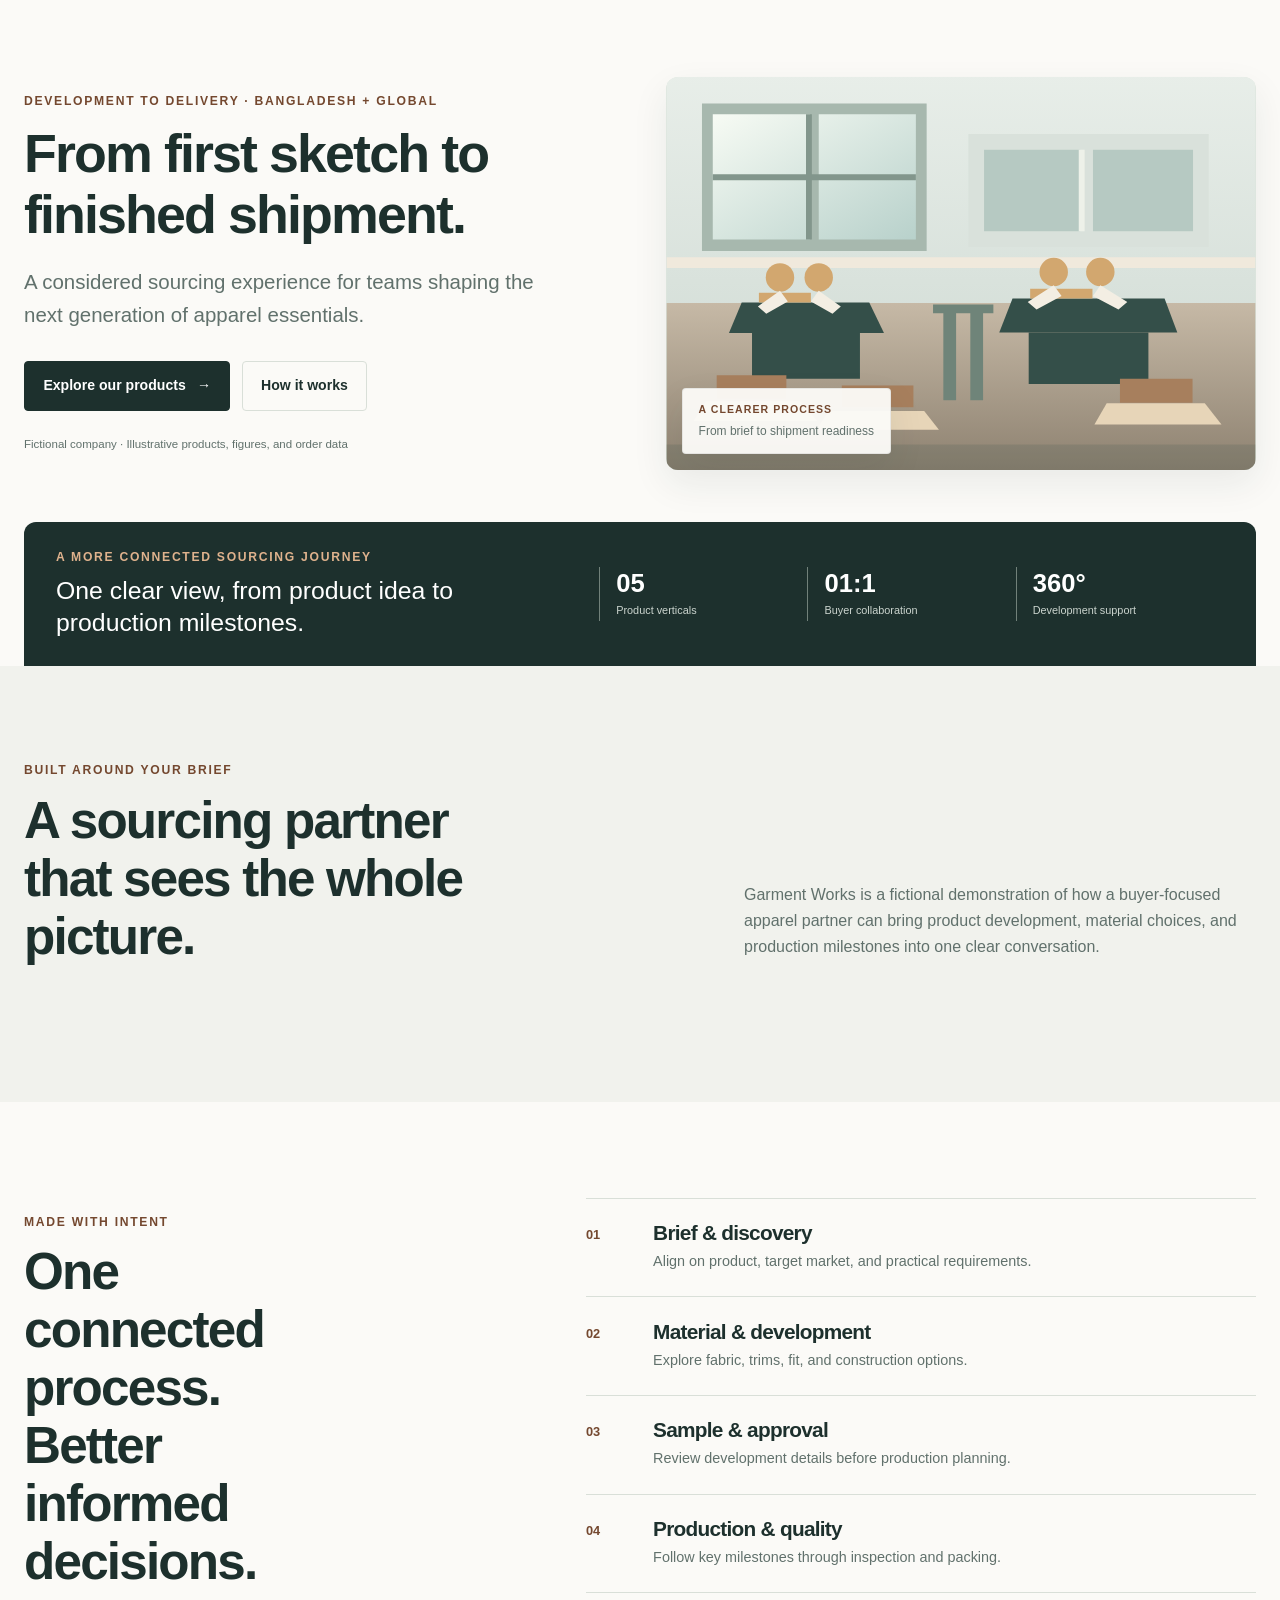
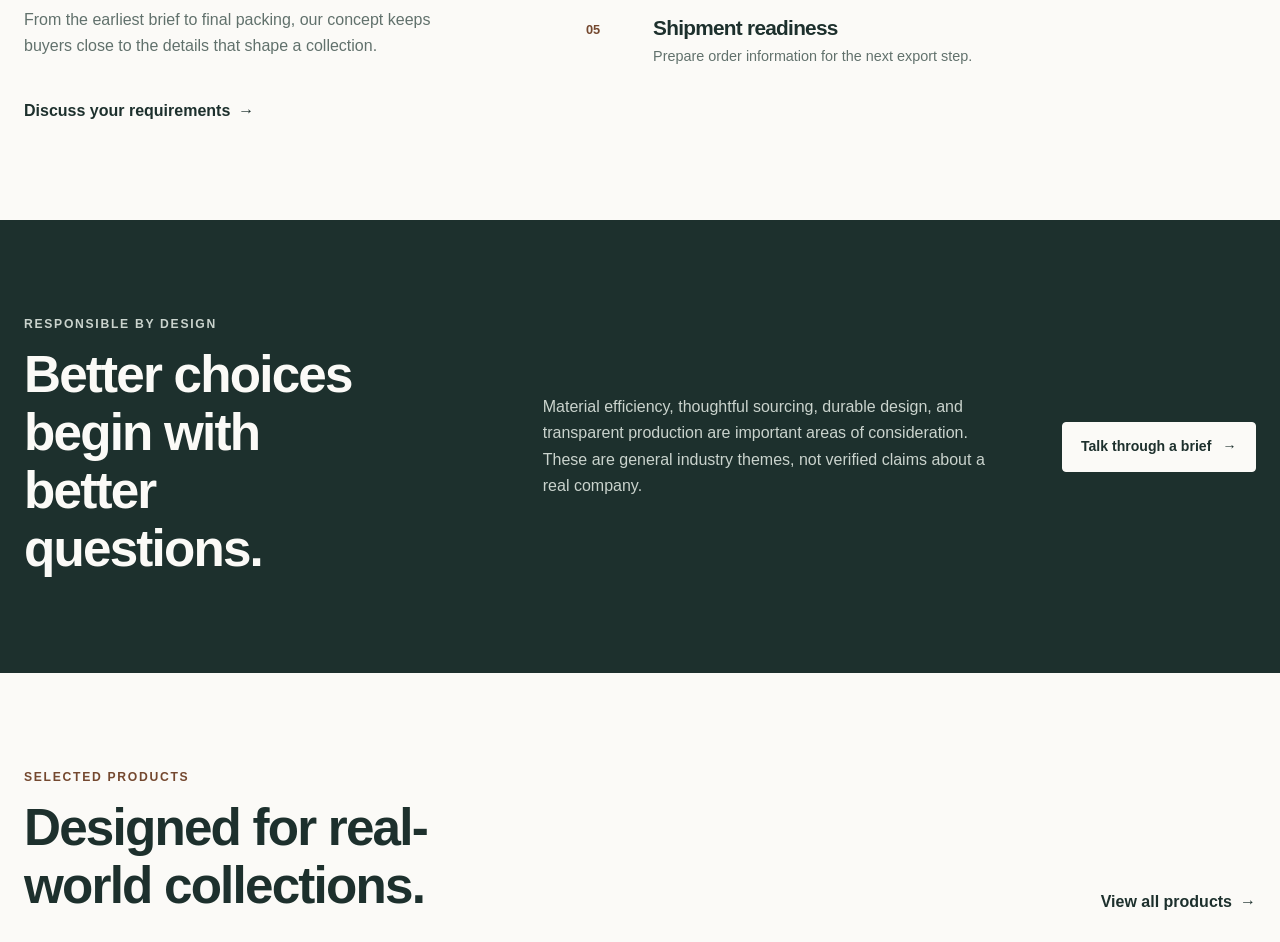
<file: index.html>
<!doctype html>
<html lang="en">
<head>
  <meta charset="utf-8">
  <meta name="viewport" content="width=device-width, initial-scale=1">
  <meta http-equiv="refresh" content="0; url=resources/views/frontend/home.html">
  <link rel="icon" href="public/assets/icons/garment-mark.svg" type="image/svg+xml">
  <title>Garment Works — Apparel Manufacturing Demo</title>
</head>
<body>
  <p>Opening the Garment Works portfolio demo. <a href="resources/views/frontend/home.html">Continue to the homepage</a>.</p>
</body>
</html>
</file>
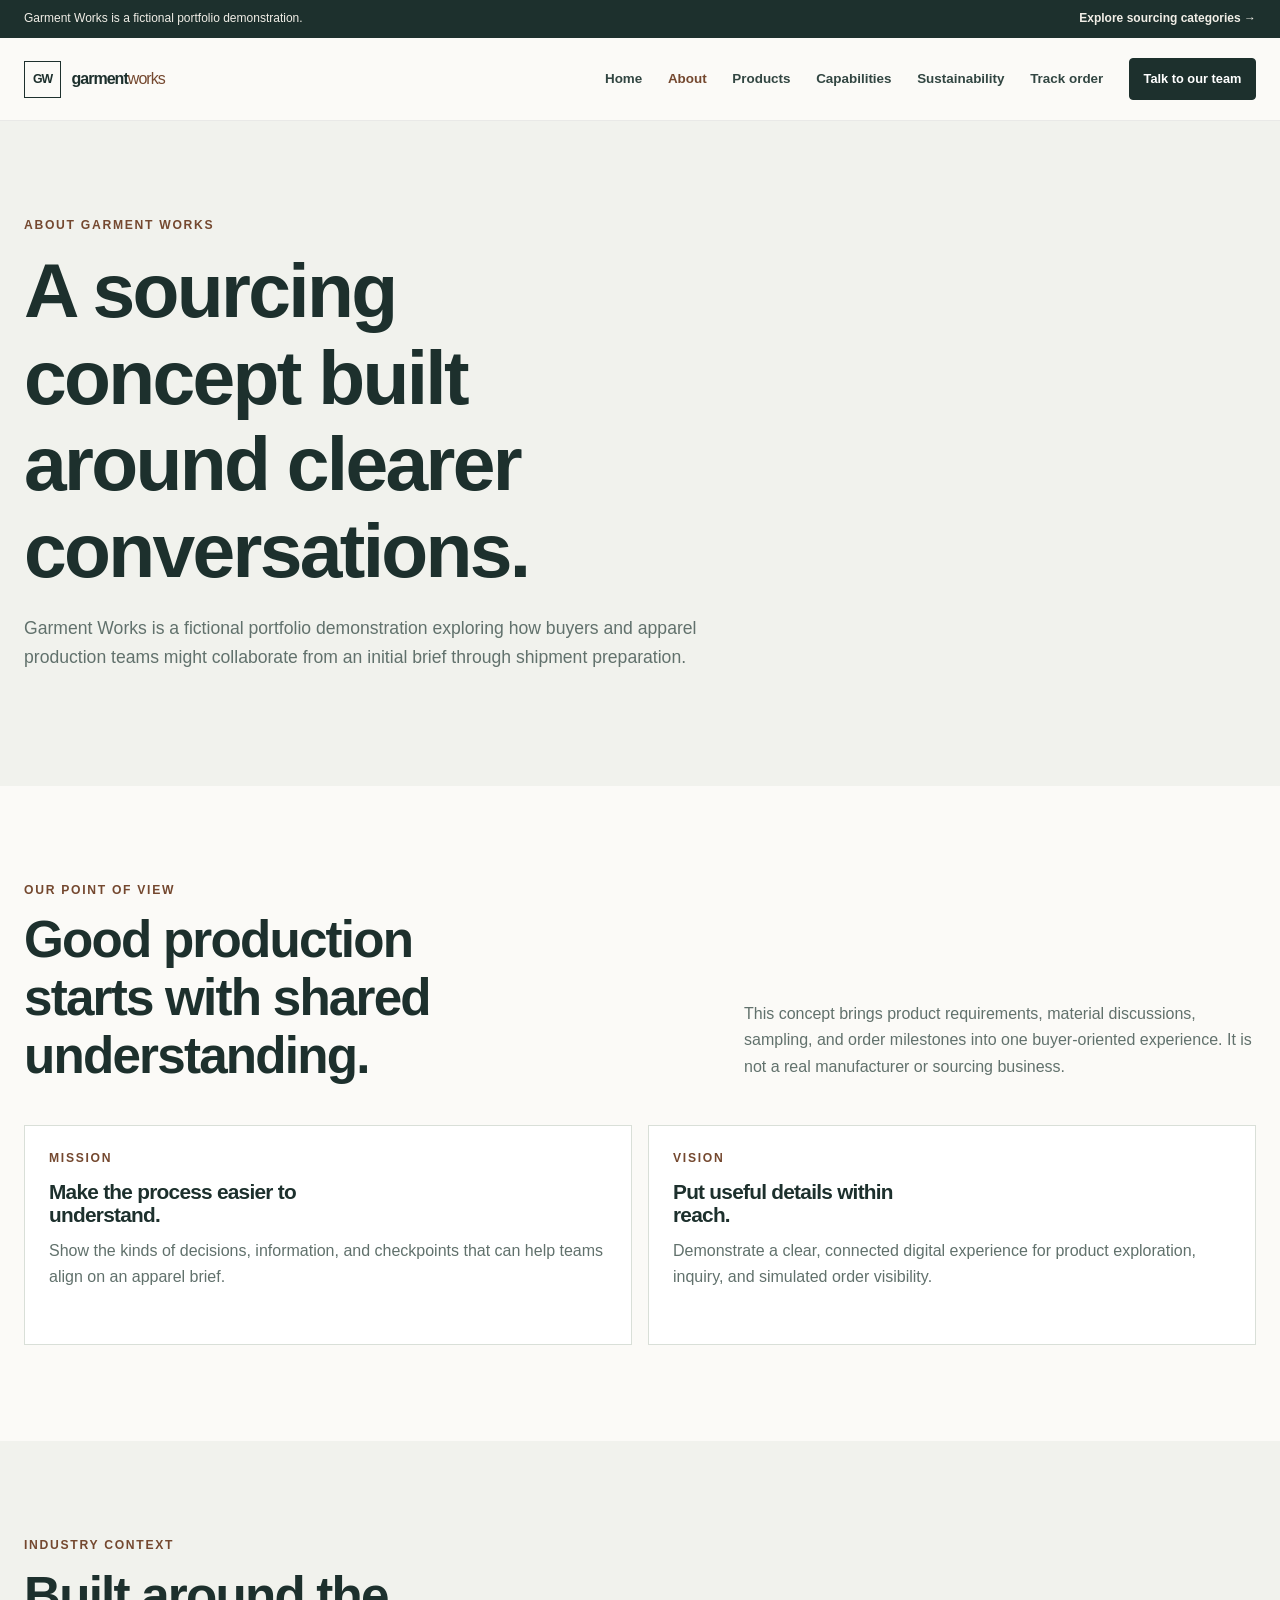
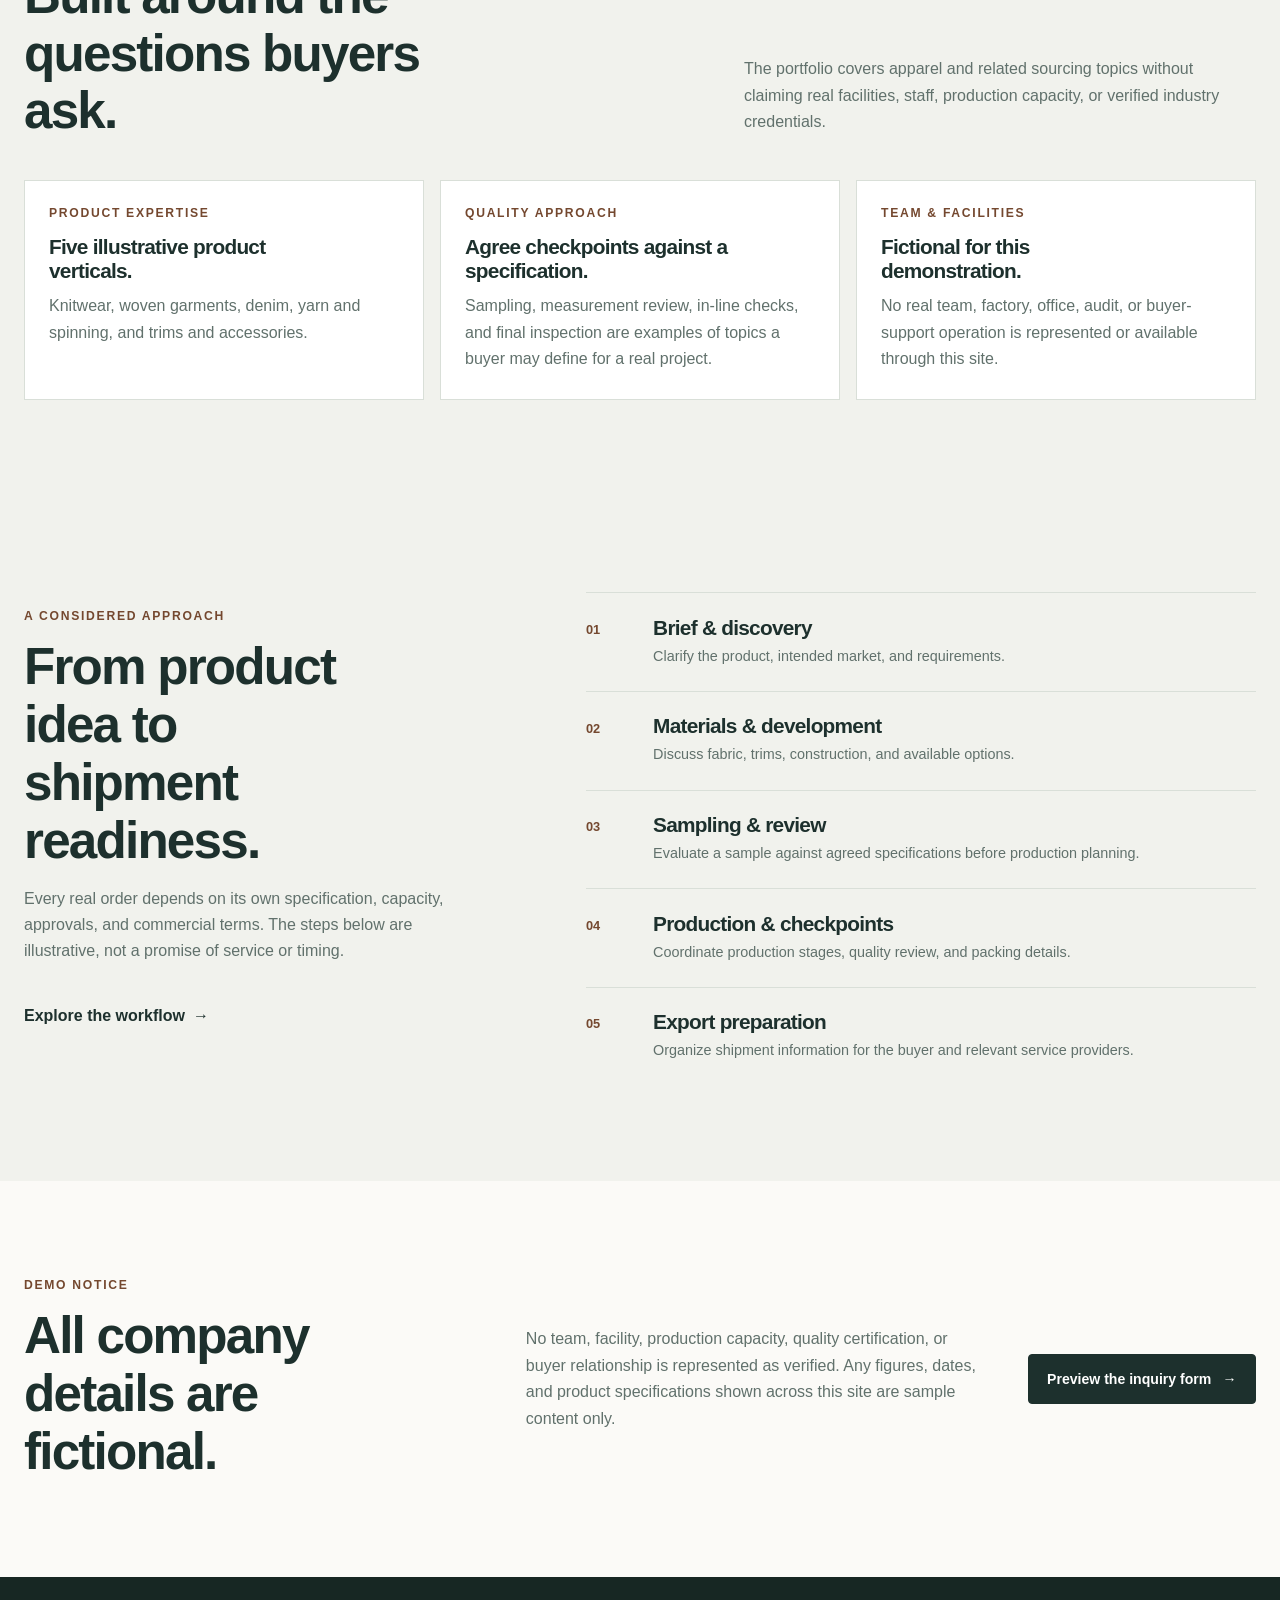
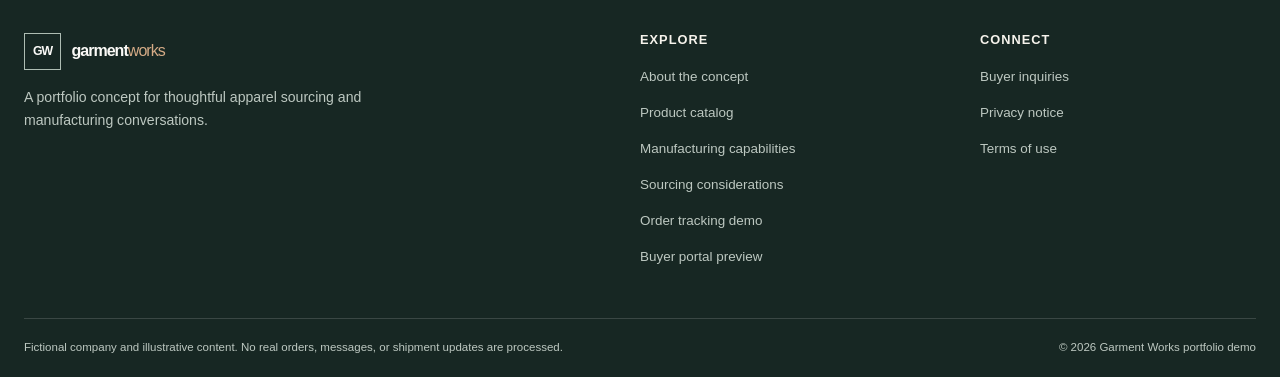
<file: resources/views/frontend/about.html>
<!doctype html>
<html lang="en">
<head>
  <meta charset="utf-8">
  <meta name="viewport" content="width=device-width, initial-scale=1">
  <title>About the Concept | Garment Works Demo</title>
  <meta name="description" content="Learn about the fictional Garment Works apparel-sourcing concept, its buyer-focused approach, and illustrative production workflow.">
  <meta name="robots" content="noindex, nofollow">
  <meta property="og:title" content="About the Concept | Garment Works Demo">
  <meta property="og:description" content="A fictional apparel manufacturing and sourcing portfolio concept.">
  <link rel="canonical" href="https://example.com/garment-works/about">
  <link rel="icon" href="../../../public/assets/icons/garment-mark.svg" type="image/svg+xml">
  <link rel="stylesheet" href="../../../public/css/style.css">
  <script src="../../../public/js/main.js" defer></script>
  <script src="../../../public/js/navigation.js" defer></script>
</head>
<body>
  <a class="skip-link" href="#main-content">Skip to content</a>
  <div id="site-announcement"></div><div id="site-header"></div>
  <main id="main-content">
    <section class="page-hero">
      <div class="container"><p class="eyebrow">About Garment Works</p><h1>A sourcing concept built around clearer conversations.</h1><p>Garment Works is a fictional portfolio demonstration exploring how buyers and apparel production teams might collaborate from an initial brief through shipment preparation.</p></div>
    </section>
    <section class="section">
      <div class="container section-heading">
        <div><p class="eyebrow">Our point of view</p><h2>Good production starts with shared understanding.</h2></div>
        <p>This concept brings product requirements, material discussions, sampling, and order milestones into one buyer-oriented experience. It is not a real manufacturer or sourcing business.</p>
      </div>
      <div class="container info-grid info-grid--two">
        <article class="info-card"><p class="eyebrow">Mission</p><h3>Make the process easier to understand.</h3><p>Show the kinds of decisions, information, and checkpoints that can help teams align on an apparel brief.</p></article>
        <article class="info-card"><p class="eyebrow">Vision</p><h3>Put useful details within reach.</h3><p>Demonstrate a clear, connected digital experience for product exploration, inquiry, and simulated order visibility.</p></article>
      </div>
    </section>
    <section class="section section--soft">
      <div class="container section-heading">
        <div><p class="eyebrow">Industry context</p><h2>Built around the questions buyers ask.</h2></div>
        <p>The portfolio covers apparel and related sourcing topics without claiming real facilities, staff, production capacity, or verified industry credentials.</p>
      </div>
      <div class="container info-grid">
        <article class="info-card"><p class="eyebrow">Product expertise</p><h3>Five illustrative product verticals.</h3><p>Knitwear, woven garments, denim, yarn and spinning, and trims and accessories.</p></article>
        <article class="info-card"><p class="eyebrow">Quality approach</p><h3>Agree checkpoints against a specification.</h3><p>Sampling, measurement review, in-line checks, and final inspection are examples of topics a buyer may define for a real project.</p></article>
        <article class="info-card"><p class="eyebrow">Team & facilities</p><h3>Fictional for this demonstration.</h3><p>No real team, factory, office, audit, or buyer-support operation is represented or available through this site.</p></article>
      </div>
    </section>
    <section class="section section--soft">
      <div class="container split-section">
        <div class="split-section__intro"><p class="eyebrow">A considered approach</p><h2>From product idea to shipment readiness.</h2><p>Every real order depends on its own specification, capacity, approvals, and commercial terms. The steps below are illustrative, not a promise of service or timing.</p><a class="text-link" href="capabilities.html">Explore the workflow <span aria-hidden="true">→</span></a></div>
        <ol class="process-list">
          <li><span>01</span><div><h3>Brief & discovery</h3><p>Clarify the product, intended market, and requirements.</p></div></li>
          <li><span>02</span><div><h3>Materials & development</h3><p>Discuss fabric, trims, construction, and available options.</p></div></li>
          <li><span>03</span><div><h3>Sampling & review</h3><p>Evaluate a sample against agreed specifications before production planning.</p></div></li>
          <li><span>04</span><div><h3>Production & checkpoints</h3><p>Coordinate production stages, quality review, and packing details.</p></div></li>
          <li><span>05</span><div><h3>Export preparation</h3><p>Organize shipment information for the buyer and relevant service providers.</p></div></li>
        </ol>
      </div>
    </section>
    <section class="section">
      <div class="container editorial-panel">
        <div><p class="eyebrow">Demo notice</p><h2>All company details are fictional.</h2></div>
        <p>No team, facility, production capacity, quality certification, or buyer relationship is represented as verified. Any figures, dates, and product specifications shown across this site are sample content only.</p>
        <a class="button" href="contact.html">Preview the inquiry form <span aria-hidden="true">→</span></a>
      </div>
    </section>
  </main>
  <div id="site-footer"></div>
</body>
</html>
</file>
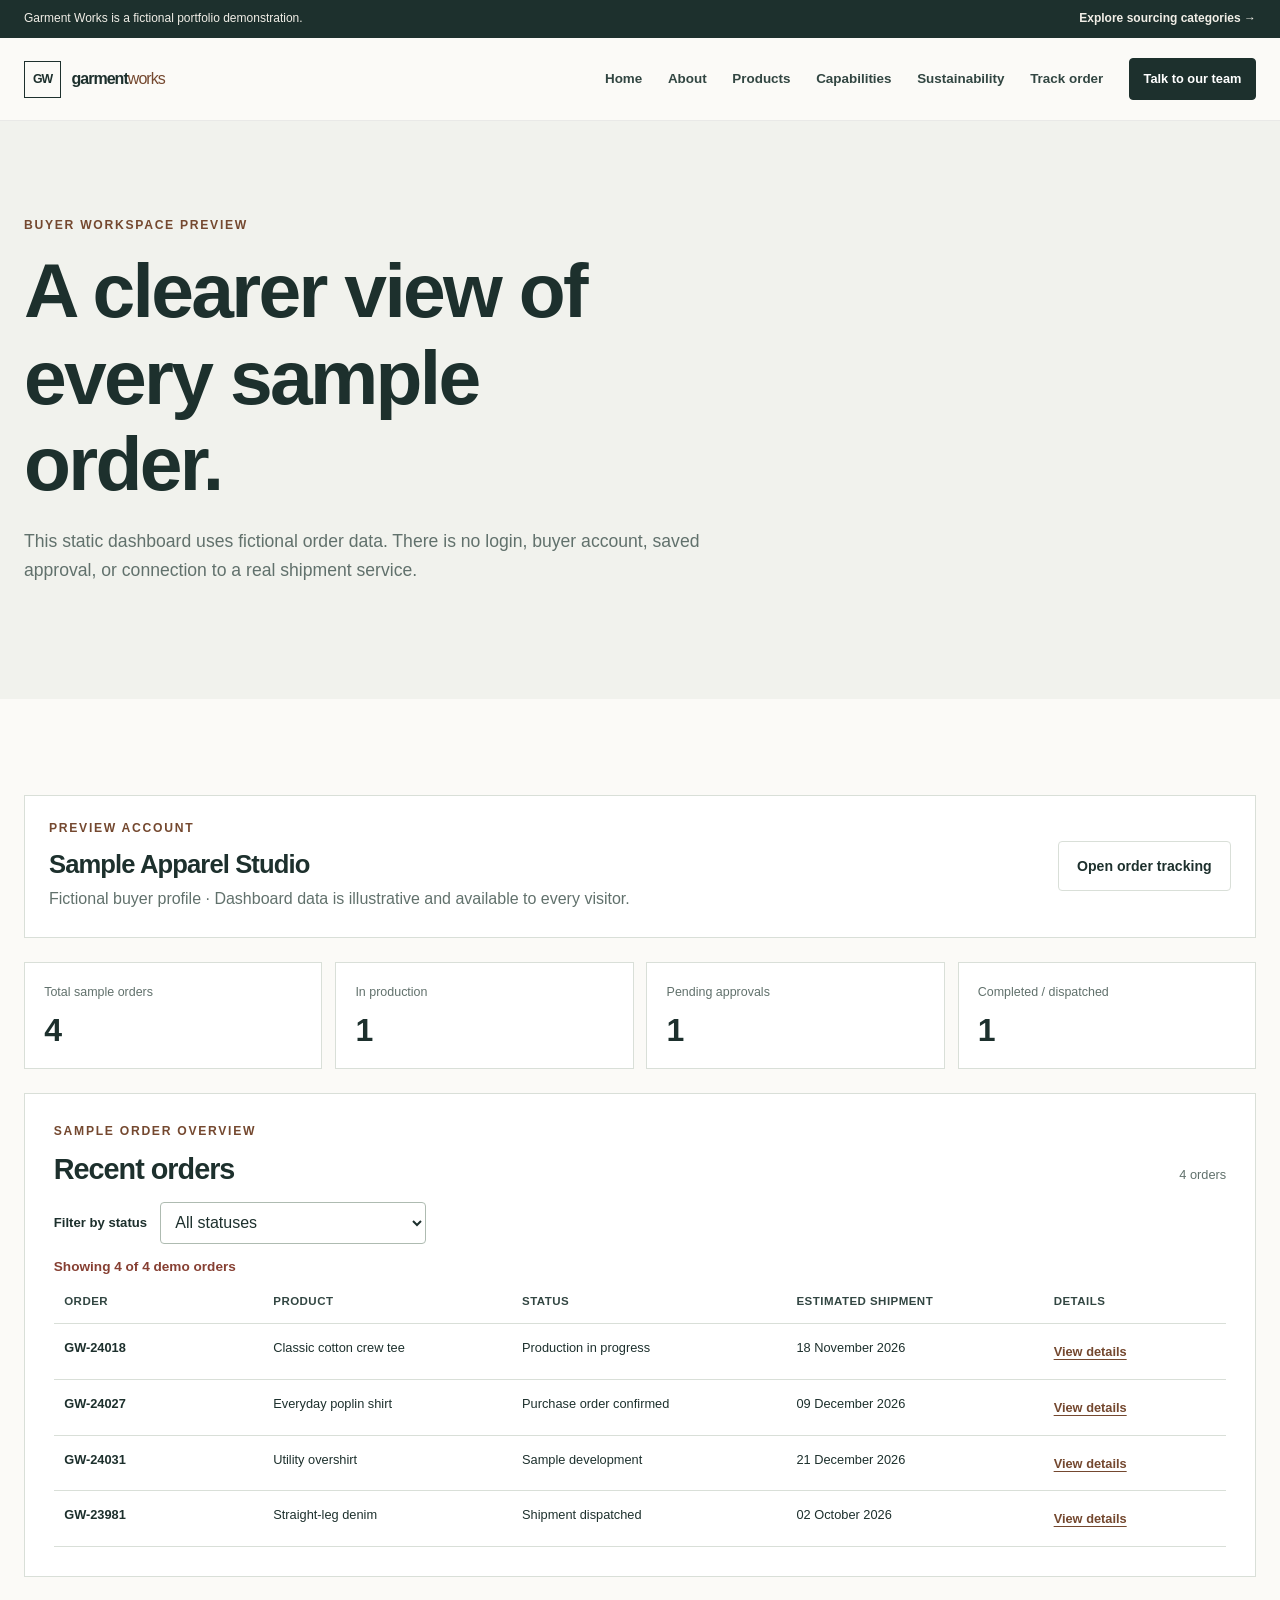
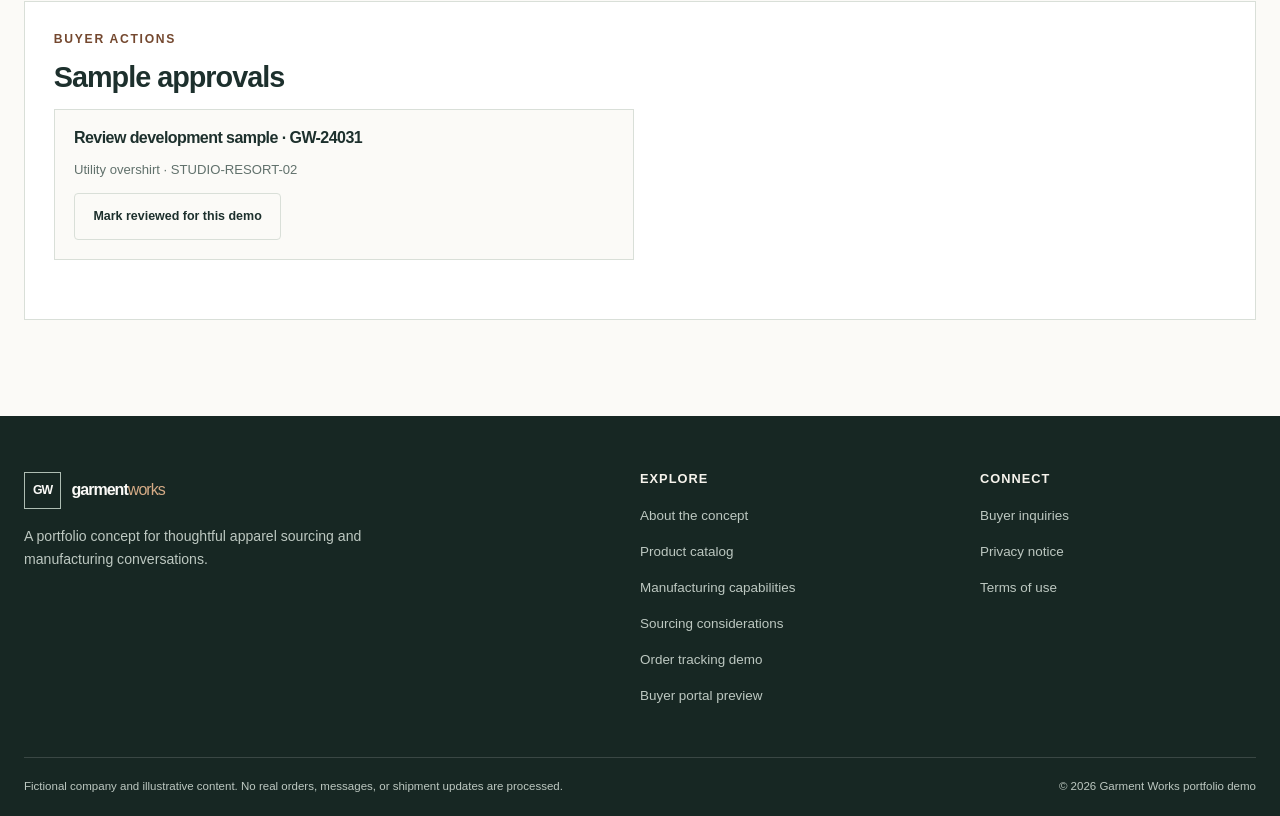
<file: resources/views/frontend/buyer-portal.html>
<!doctype html>
<html lang="en">
<head>
  <meta charset="utf-8">
  <meta name="viewport" content="width=device-width, initial-scale=1">
  <title>Buyer Portal Demo | Garment Works</title>
  <meta name="description" content="Explore a fictional buyer dashboard with simulated sample orders, milestones, pending review actions, and status filtering.">
  <meta name="robots" content="noindex, nofollow">
  <meta property="og:title" content="Buyer Portal Demo | Garment Works">
  <meta property="og:description" content="A static, unauthenticated apparel buyer dashboard portfolio demonstration.">
  <link rel="canonical" href="https://example.com/garment-works/buyer-portal">
  <link rel="icon" href="../../../public/assets/icons/garment-mark.svg" type="image/svg+xml">
  <link rel="stylesheet" href="../../../public/css/style.css">
  <script src="../../../public/js/data.js" defer></script>
  <script src="../../../public/js/main.js" defer></script>
  <script src="../../../public/js/navigation.js" defer></script>
  <script src="../../../public/js/buyer-portal.js" defer></script>
</head>
<body>
  <a class="skip-link" href="#main-content">Skip to content</a>
  <div id="site-announcement"></div><div id="site-header"></div>
  <main id="main-content" data-buyer-dashboard>
    <section class="page-hero"><div class="container"><p class="eyebrow">Buyer workspace preview</p><h1>A clearer view of every sample order.</h1><p>This static dashboard uses fictional order data. There is no login, buyer account, saved approval, or connection to a real shipment service.</p></div></section>
    <section class="section">
      <div class="container dashboard">
        <aside class="dashboard-notice" aria-label="Demonstration notice">
          <div><p class="eyebrow">Preview account</p><h2>Sample Apparel Studio</h2><p>Fictional buyer profile · Dashboard data is illustrative and available to every visitor.</p></div>
          <a class="button button--quiet" href="order-tracking.html">Open order tracking</a>
        </aside>
        <section class="dashboard-stats" aria-label="Order summary">
          <article class="dashboard-stat"><p>Total sample orders</p><strong data-metric-total>0</strong></article>
          <article class="dashboard-stat"><p>In production</p><strong data-metric-production>0</strong></article>
          <article class="dashboard-stat"><p>Pending approvals</p><strong data-metric-approvals>0</strong></article>
          <article class="dashboard-stat"><p>Completed / dispatched</p><strong data-metric-completed>0</strong></article>
        </section>
        <section class="dashboard-panel" aria-labelledby="dashboard-orders-title">
          <div class="dashboard-panel__heading"><div><p class="eyebrow">Sample order overview</p><h2 id="dashboard-orders-title">Recent orders</h2></div><p data-dashboard-order-count></p></div>
          <div class="dashboard-toolbar">
            <label for="dashboard-status-filter">Filter by status</label>
            <select id="dashboard-status-filter" data-dashboard-status-filter><option value="">All statuses</option></select>
          </div>
          <p class="form-feedback" data-dashboard-result-count aria-live="polite"></p>
          <div class="dashboard-table-wrap">
            <table class="dashboard-table">
              <caption class="sr-only">Fictional buyer order status and estimated shipment dates</caption>
              <thead><tr><th scope="col">Order</th><th scope="col">Product</th><th scope="col">Status</th><th scope="col">Estimated shipment</th><th scope="col">Details</th></tr></thead>
              <tbody data-dashboard-orders></tbody>
            </table>
          </div>
          <article class="dashboard-detail" data-dashboard-details hidden aria-live="polite"></article>
        </section>
        <section class="dashboard-panel" aria-labelledby="dashboard-approvals-title">
          <div class="dashboard-panel__heading"><div><p class="eyebrow">Buyer actions</p><h2 id="dashboard-approvals-title">Sample approvals</h2></div></div>
          <div class="dashboard-action-list" data-approval-list></div>
          <p class="empty-state" data-no-approvals hidden>No sample approvals are pending in this demo.</p>
          <p class="form-feedback" data-approval-feedback role="status" aria-live="polite"></p>
        </section>
      </div>
    </section>
  </main>
  <div id="site-footer"></div>
</body>
</html>
</file>
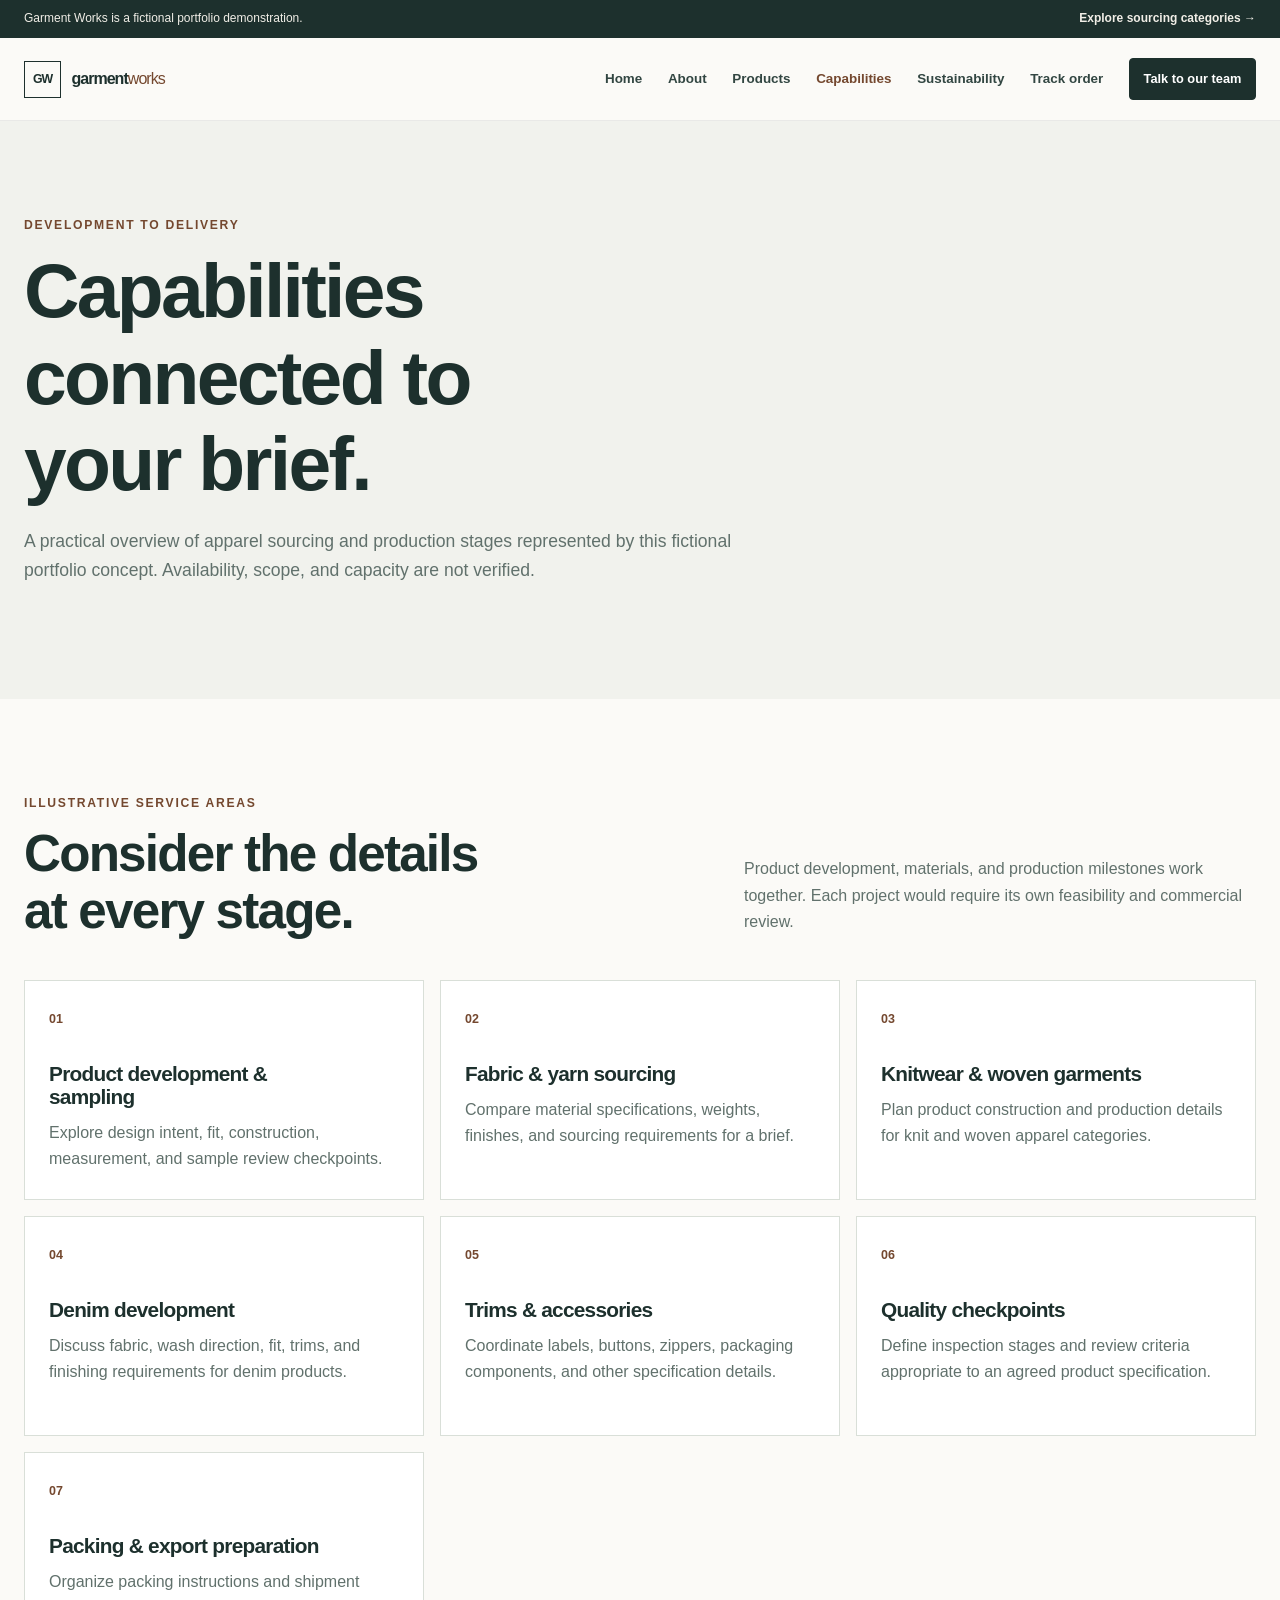
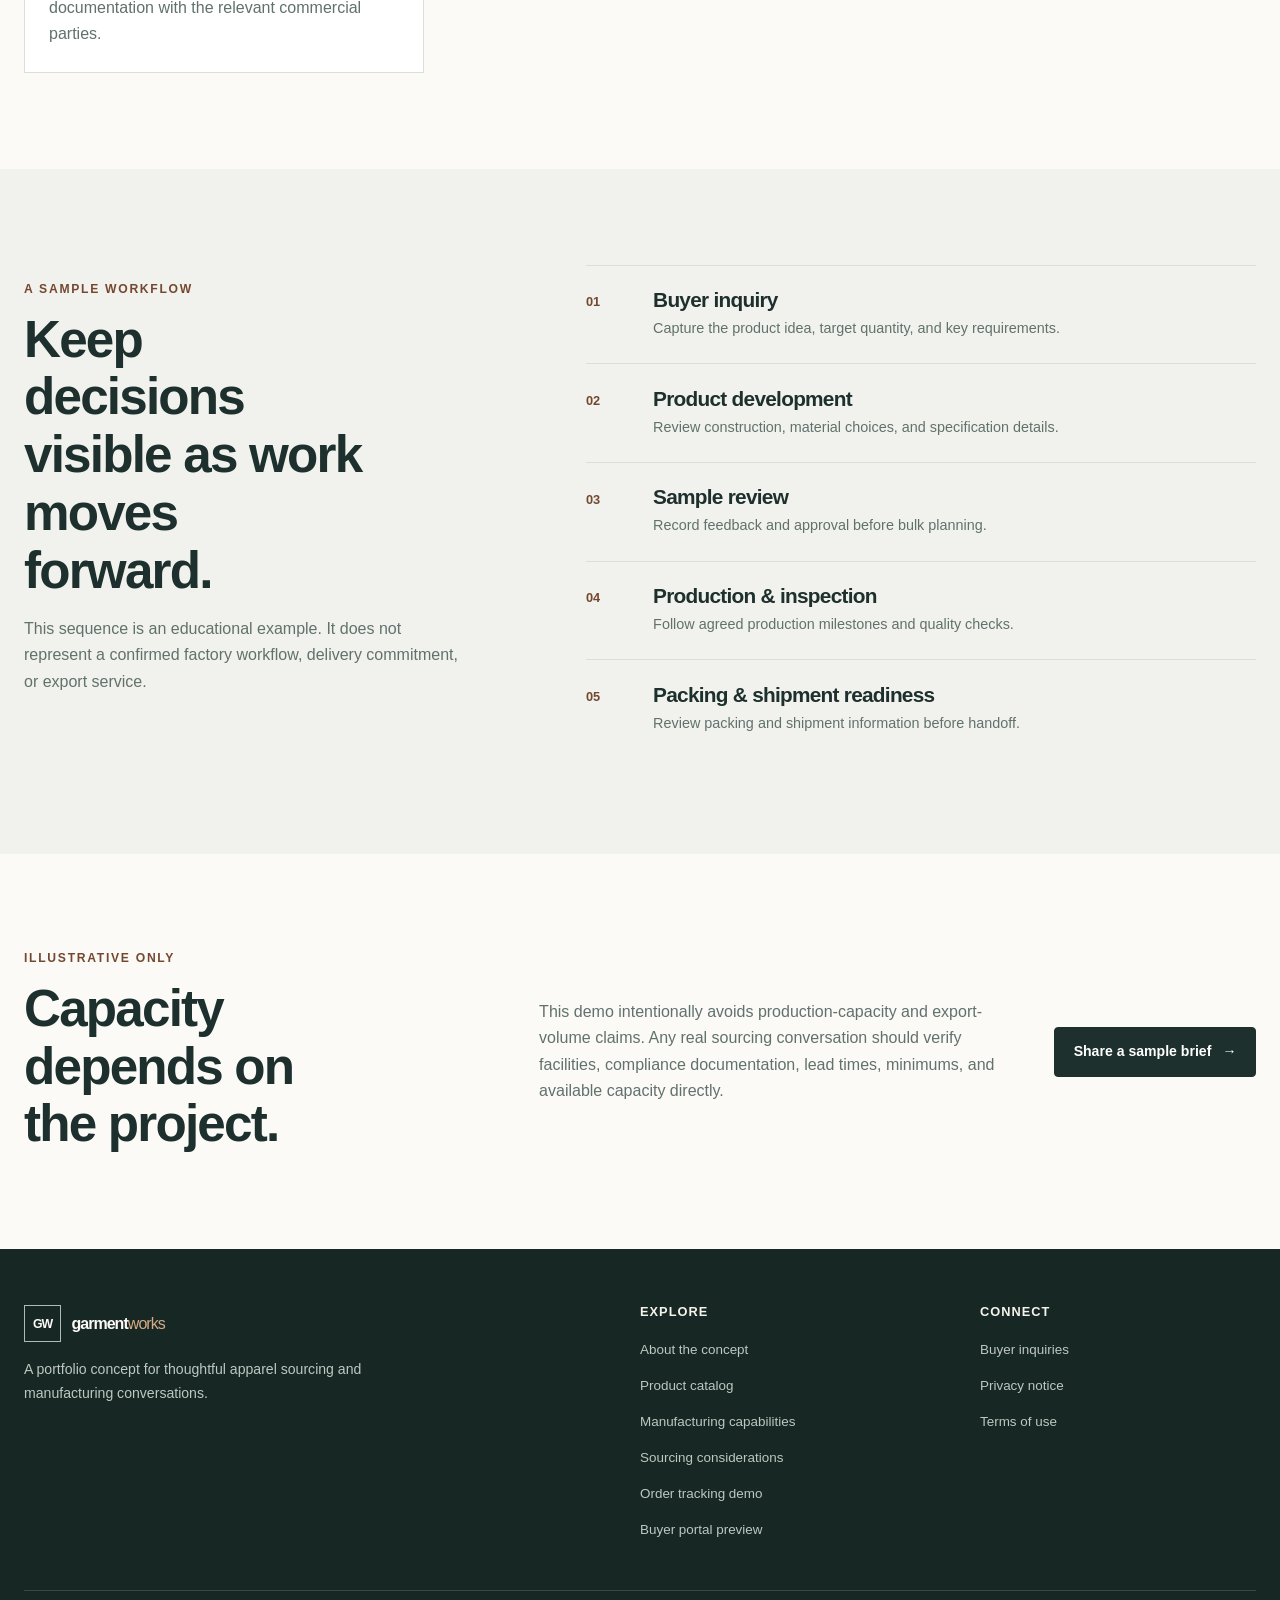
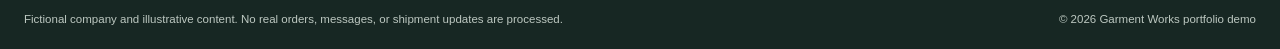
<file: resources/views/frontend/capabilities.html>
<!doctype html>
<html lang="en">
<head>
  <meta charset="utf-8">
  <meta name="viewport" content="width=device-width, initial-scale=1">
  <title>Manufacturing Capabilities | Garment Works Demo</title>
  <meta name="description" content="Explore illustrative apparel development, material sourcing, production, quality, and export-preparation capabilities in this fictional portfolio demo.">
  <meta name="robots" content="noindex, nofollow">
  <meta property="og:title" content="Manufacturing Capabilities | Garment Works Demo">
  <meta property="og:description" content="Illustrative apparel sourcing and manufacturing workflow for a fictional portfolio concept.">
  <link rel="canonical" href="https://example.com/garment-works/capabilities">
  <link rel="icon" href="../../../public/assets/icons/garment-mark.svg" type="image/svg+xml">
  <link rel="stylesheet" href="../../../public/css/style.css">
  <script src="../../../public/js/main.js" defer></script>
  <script src="../../../public/js/navigation.js" defer></script>
</head>
<body>
  <a class="skip-link" href="#main-content">Skip to content</a>
  <div id="site-announcement"></div><div id="site-header"></div>
  <main id="main-content">
    <section class="page-hero">
      <div class="container"><p class="eyebrow">Development to delivery</p><h1>Capabilities connected to your brief.</h1><p>A practical overview of apparel sourcing and production stages represented by this fictional portfolio concept. Availability, scope, and capacity are not verified.</p></div>
    </section>
    <section class="section">
      <div class="container section-heading">
        <div><p class="eyebrow">Illustrative service areas</p><h2>Consider the details at every stage.</h2></div>
        <p>Product development, materials, and production milestones work together. Each project would require its own feasibility and commercial review.</p>
      </div>
      <div class="container info-grid">
        <article class="info-card"><span class="info-card__number">01</span><h3>Product development & sampling</h3><p>Explore design intent, fit, construction, measurement, and sample review checkpoints.</p></article>
        <article class="info-card"><span class="info-card__number">02</span><h3>Fabric & yarn sourcing</h3><p>Compare material specifications, weights, finishes, and sourcing requirements for a brief.</p></article>
        <article class="info-card"><span class="info-card__number">03</span><h3>Knitwear & woven garments</h3><p>Plan product construction and production details for knit and woven apparel categories.</p></article>
        <article class="info-card"><span class="info-card__number">04</span><h3>Denim development</h3><p>Discuss fabric, wash direction, fit, trims, and finishing requirements for denim products.</p></article>
        <article class="info-card"><span class="info-card__number">05</span><h3>Trims & accessories</h3><p>Coordinate labels, buttons, zippers, packaging components, and other specification details.</p></article>
        <article class="info-card"><span class="info-card__number">06</span><h3>Quality checkpoints</h3><p>Define inspection stages and review criteria appropriate to an agreed product specification.</p></article>
        <article class="info-card"><span class="info-card__number">07</span><h3>Packing & export preparation</h3><p>Organize packing instructions and shipment documentation with the relevant commercial parties.</p></article>
      </div>
    </section>
    <section class="section section--soft">
      <div class="container split-section">
        <div class="split-section__intro"><p class="eyebrow">A sample workflow</p><h2>Keep decisions visible as work moves forward.</h2><p>This sequence is an educational example. It does not represent a confirmed factory workflow, delivery commitment, or export service.</p></div>
        <ol class="process-list">
          <li><span>01</span><div><h3>Buyer inquiry</h3><p>Capture the product idea, target quantity, and key requirements.</p></div></li>
          <li><span>02</span><div><h3>Product development</h3><p>Review construction, material choices, and specification details.</p></div></li>
          <li><span>03</span><div><h3>Sample review</h3><p>Record feedback and approval before bulk planning.</p></div></li>
          <li><span>04</span><div><h3>Production & inspection</h3><p>Follow agreed production milestones and quality checks.</p></div></li>
          <li><span>05</span><div><h3>Packing & shipment readiness</h3><p>Review packing and shipment information before handoff.</p></div></li>
        </ol>
      </div>
    </section>
    <section class="section">
      <div class="container editorial-panel">
        <div><p class="eyebrow">Illustrative only</p><h2>Capacity depends on the project.</h2></div>
        <p>This demo intentionally avoids production-capacity and export-volume claims. Any real sourcing conversation should verify facilities, compliance documentation, lead times, minimums, and available capacity directly.</p>
        <a class="button" href="contact.html">Share a sample brief <span aria-hidden="true">→</span></a>
      </div>
    </section>
  </main>
  <div id="site-footer"></div>
</body>
</html>
</file>
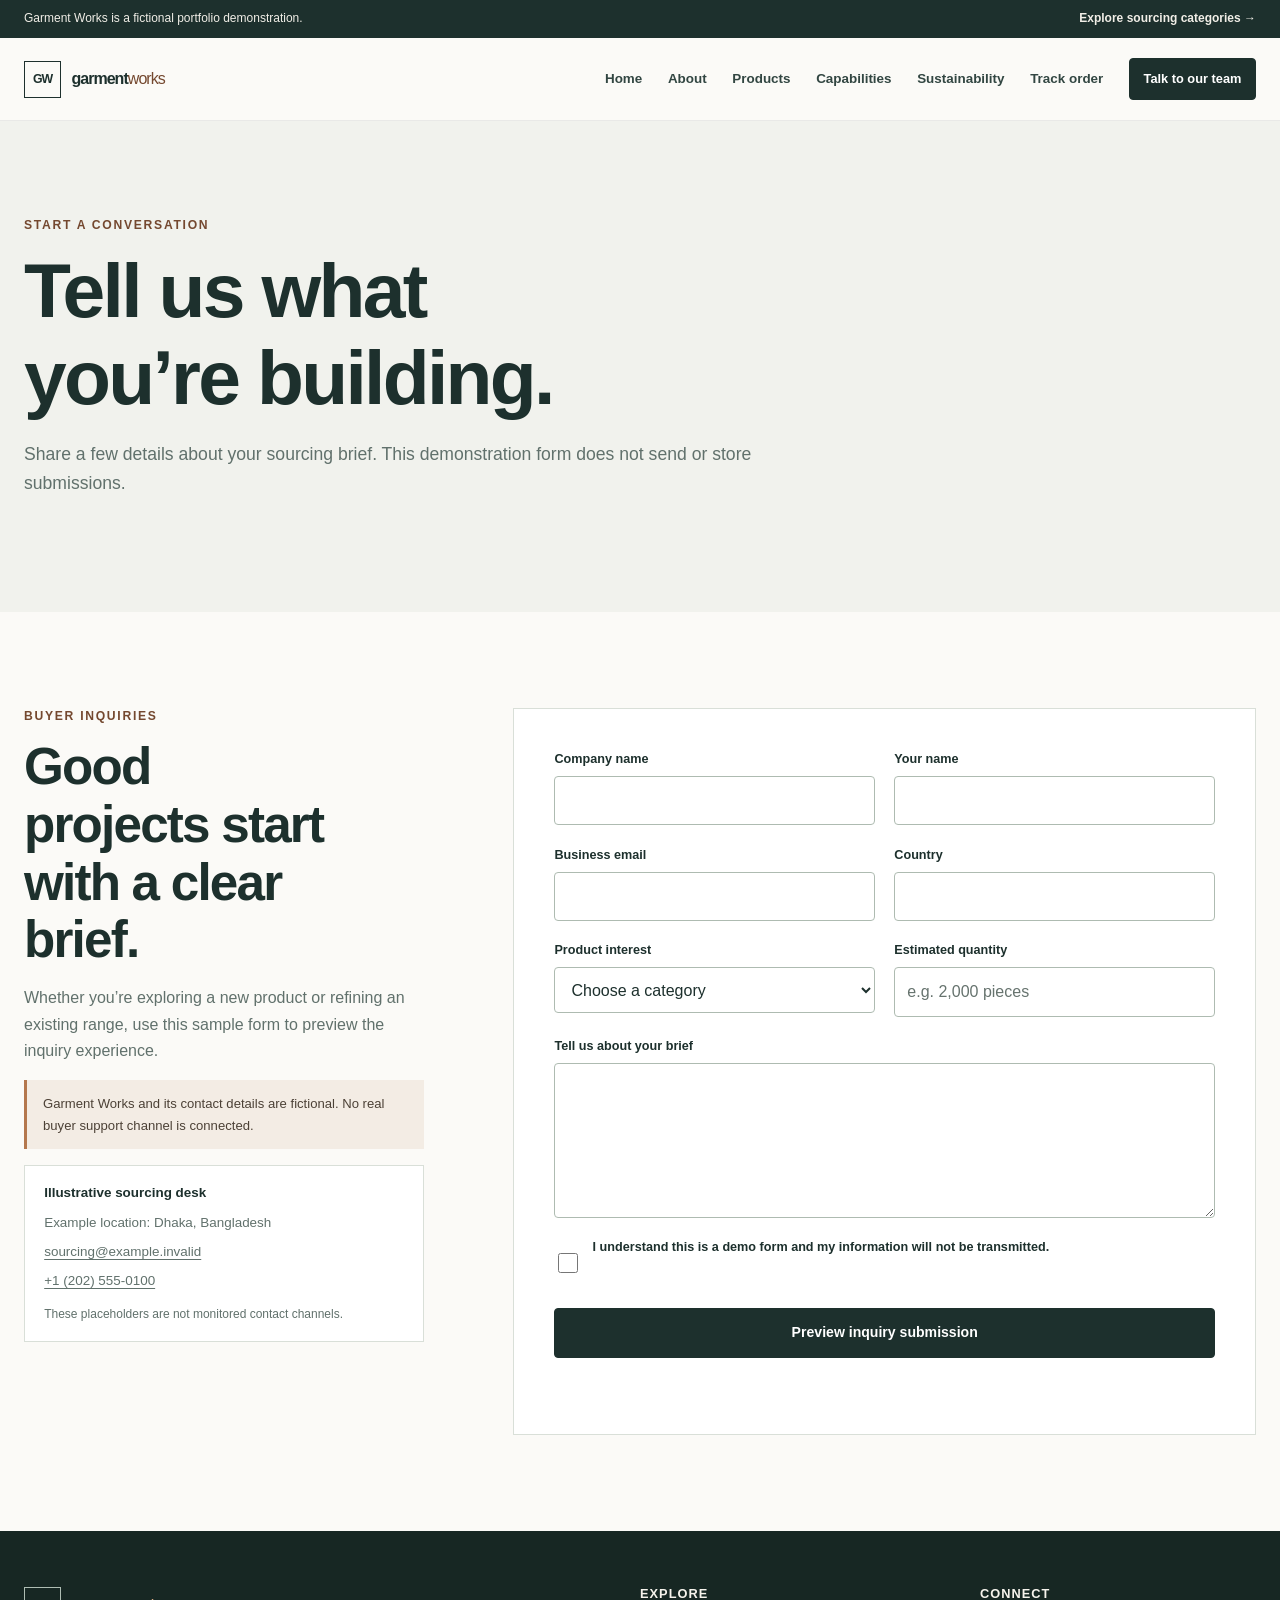
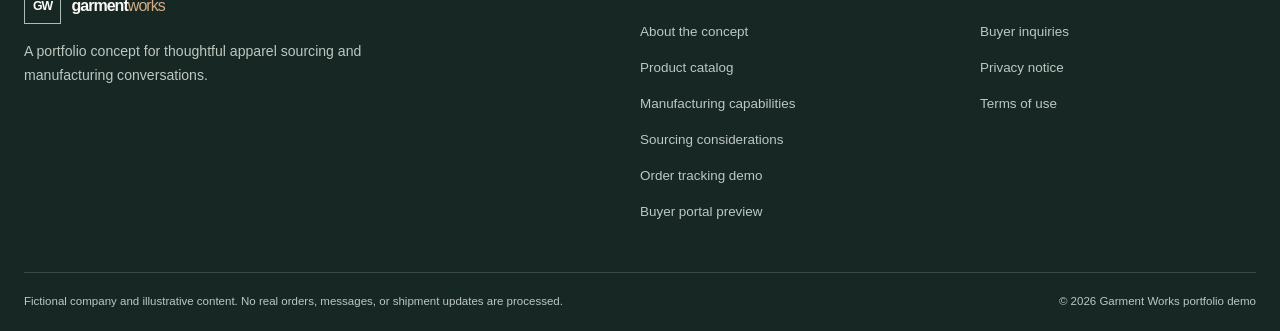
<file: resources/views/frontend/contact.html>
<!doctype html>
<html lang="en">
<head>
  <meta charset="utf-8">
  <meta name="viewport" content="width=device-width, initial-scale=1">
  <title>Buyer Inquiry | Garment Works Demo</title>
  <meta name="description" content="Share a sample apparel sourcing brief using the Garment Works portfolio demonstration inquiry form.">
  <meta name="robots" content="noindex, nofollow">
  <meta property="og:title" content="Buyer Inquiry | Garment Works Demo">
  <meta property="og:description" content="A non-transmitting buyer inquiry form for a fictional apparel sourcing concept.">
  <link rel="canonical" href="https://example.com/garment-works/contact">
  <link rel="icon" href="../../../public/assets/icons/garment-mark.svg" type="image/svg+xml">
  <link rel="stylesheet" href="../../../public/css/style.css">
  <script src="../../../public/js/data.js" defer></script>
  <script src="../../../public/js/main.js" defer></script>
  <script src="../../../public/js/navigation.js" defer></script>
  <script src="../../../public/js/forms.js" defer></script>
</head>
<body>
  <a class="skip-link" href="#main-content">Skip to content</a>
  <div id="site-announcement"></div><div id="site-header"></div>
  <main id="main-content">
    <section class="page-hero"><div class="container"><p class="eyebrow">Start a conversation</p><h1>Tell us what you’re building.</h1><p>Share a few details about your sourcing brief. This demonstration form does not send or store submissions.</p></div></section>
    <section class="section">
      <div class="container contact-layout">
        <div class="contact-copy"><p class="eyebrow">Buyer inquiries</p><h2>Good projects start with a clear brief.</h2><p>Whether you’re exploring a new product or refining an existing range, use this sample form to preview the inquiry experience.</p><div class="demo-note">Garment Works and its contact details are fictional. No real buyer support channel is connected.</div><address class="contact-address"><p><strong>Illustrative sourcing desk</strong></p><p>Example location: Dhaka, Bangladesh</p><p><a href="mailto:sourcing@example.invalid">sourcing@example.invalid</a></p><p><a href="tel:+12025550100">+1 (202) 555-0100</a></p><p>These placeholders are not monitored contact channels.</p></address></div>
        <form class="inquiry-form" data-demo-form>
          <div class="form-grid">
            <div class="field"><label for="company">Company name</label><input id="company" name="company" autocomplete="organization" required></div>
            <div class="field"><label for="buyer-name">Your name</label><input id="buyer-name" name="buyer-name" autocomplete="name" required></div>
            <div class="field"><label for="email">Business email</label><input id="email" name="email" type="email" autocomplete="email" required></div>
            <div class="field"><label for="country">Country</label><input id="country" name="country" autocomplete="country-name" required></div>
            <div class="field"><label for="interest">Product interest</label><select id="interest" name="interest" required><option value="">Choose a category</option><option>Knitwear</option><option>Woven garments</option><option>Denim &amp; jeans</option><option>Yarn &amp; spinning</option><option>Trims &amp; accessories</option><option>Other / multiple categories</option></select></div>
            <div class="field"><label for="quantity">Estimated quantity</label><input id="quantity" name="quantity" inputmode="numeric" placeholder="e.g. 2,000 pieces"></div>
            <div class="field field--full"><label for="message">Tell us about your brief</label><textarea id="message" name="message" rows="5" required></textarea></div>
            <div class="field field--full"><label class="checkbox-label"><input type="checkbox" name="consent" required><span>I understand this is a demo form and my information will not be transmitted.</span></label></div>
            <div class="field field--full"><button class="button" type="submit">Preview inquiry submission</button><p class="form-feedback" data-form-feedback role="status" aria-live="polite"></p></div>
          </div>
        </form>
      </div>
    </section>
  </main>
  <div id="site-footer"></div>
</body>
</html>
</file>
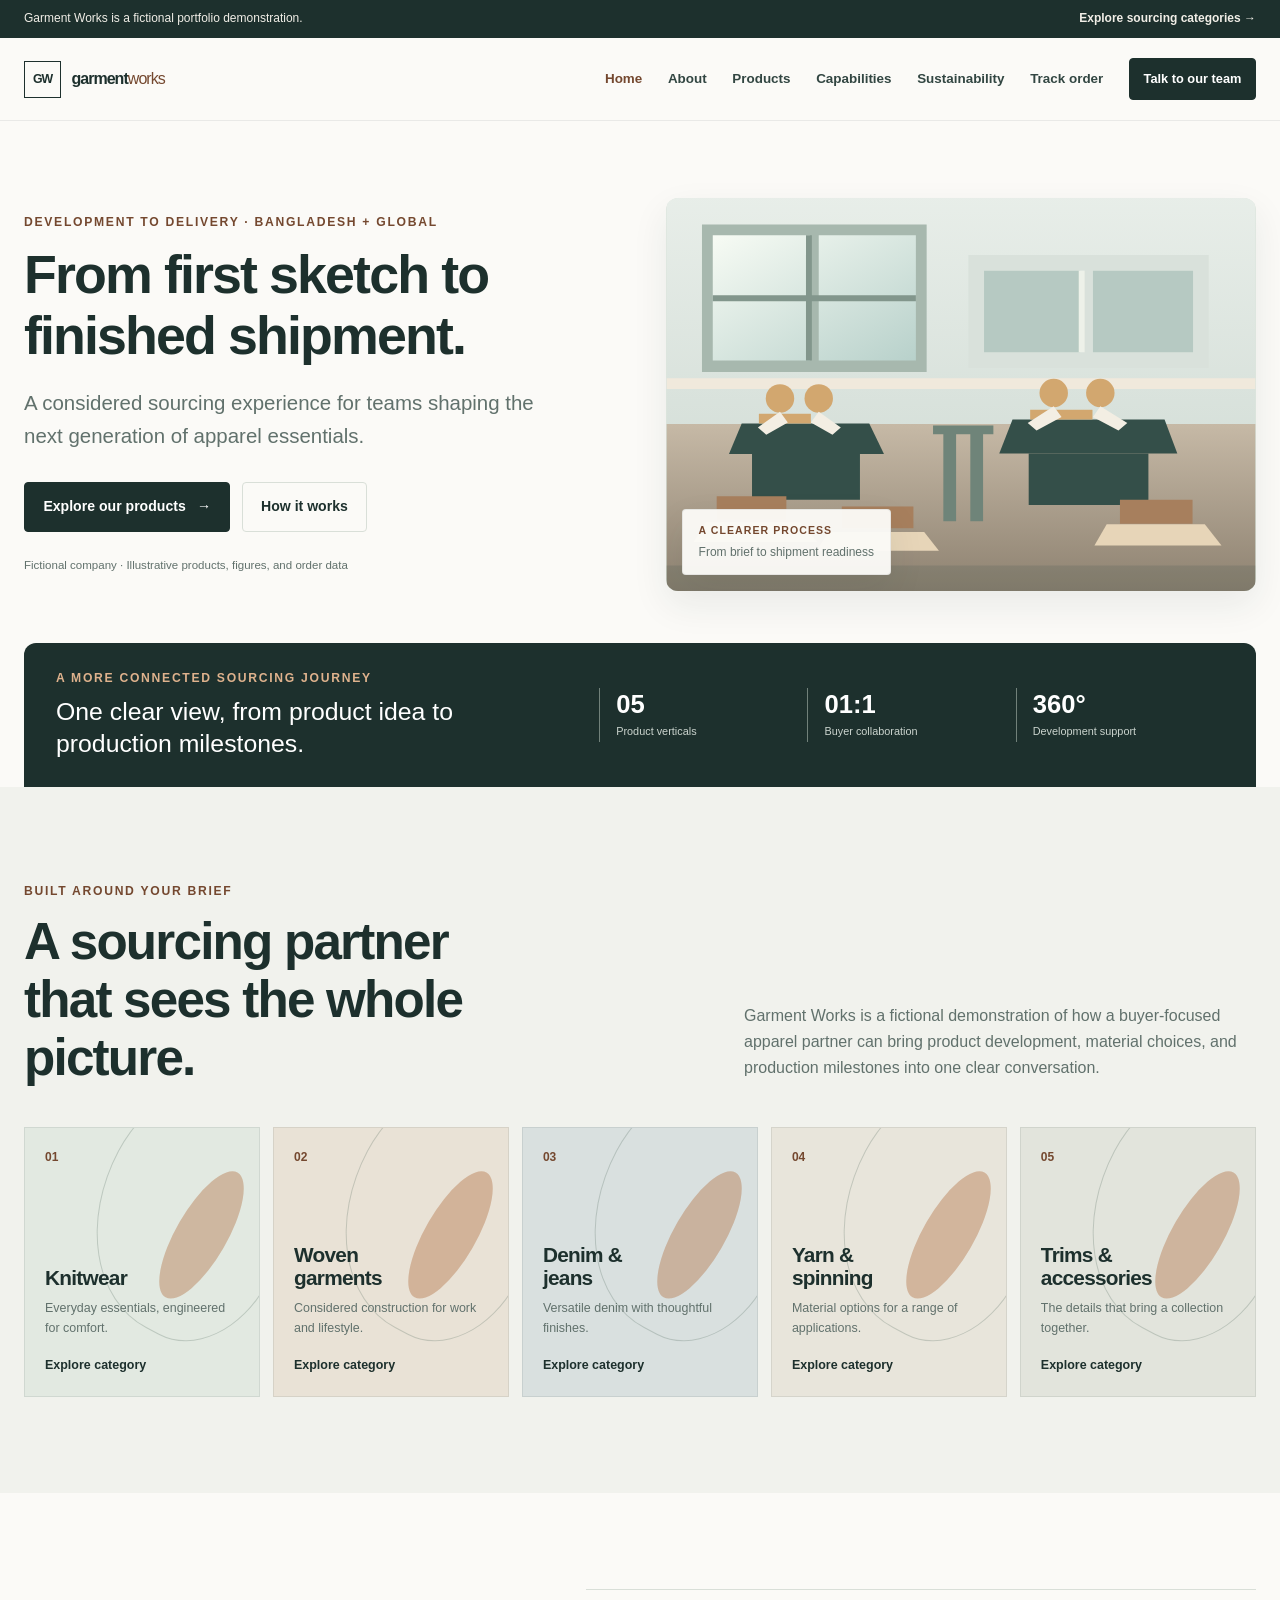
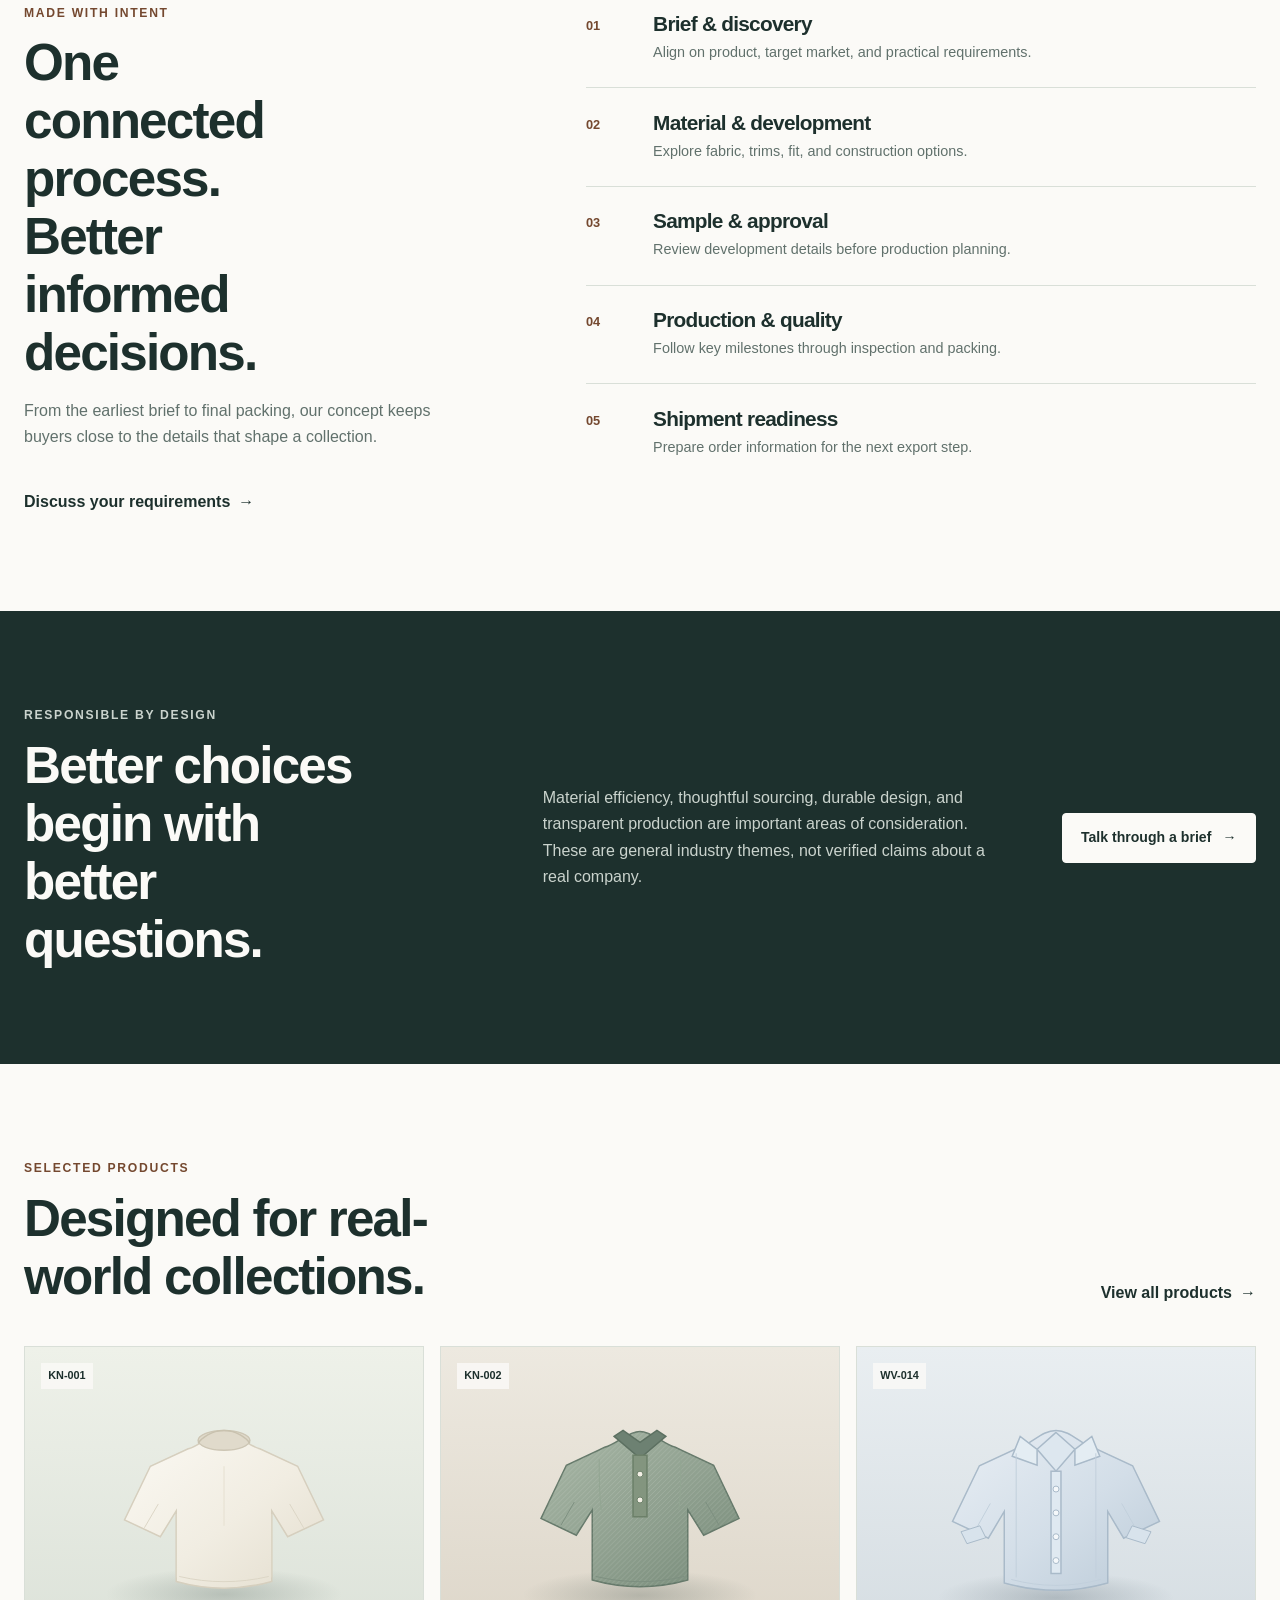
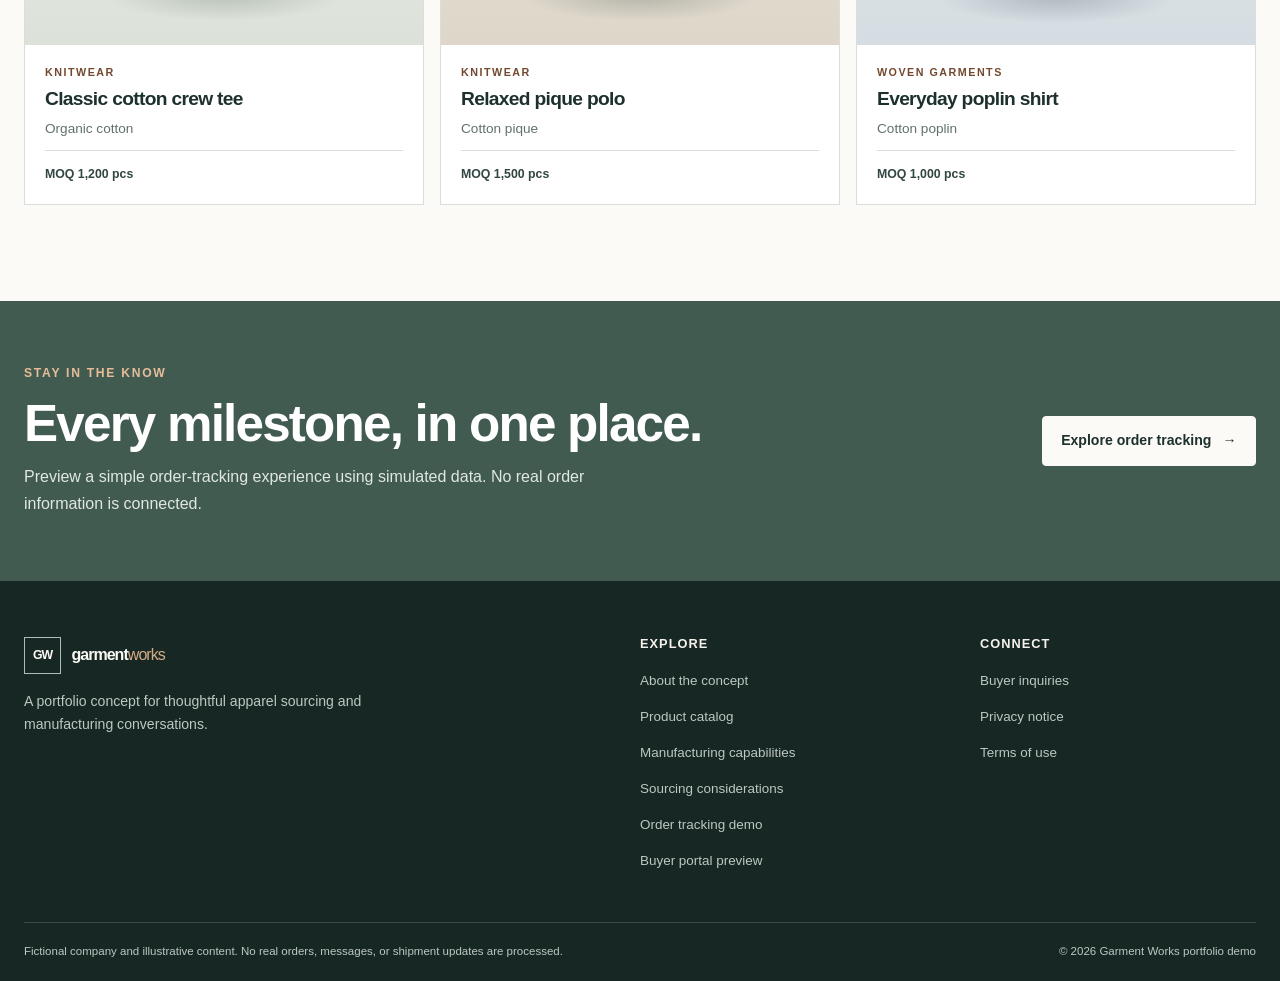
<file: resources/views/frontend/home.html>
<!doctype html>
<html lang="en">
  <head>
    <meta charset="utf-8" />
    <meta name="viewport" content="width=device-width, initial-scale=1" />
    <title>Apparel Manufacturing & Sourcing | Garment Works Demo</title>
    <meta
      name="description"
      content="Explore a portfolio demonstration of apparel manufacturing, product sourcing, and order tracking for global buyers."
    />
    <meta name="robots" content="noindex, nofollow" />
    <meta
      property="og:title"
      content="Garment Works — Apparel Manufacturing Demo"
    />
    <meta
      property="og:description"
      content="A fictional B2B apparel sourcing and order-tracking portfolio concept."
    />
    <link rel="canonical" href="https://example.com/garment-works/home" />
    <link
      rel="icon"
      href="../../../public/assets/icons/garment-mark.svg"
      type="image/svg+xml"
    />
    <link rel="stylesheet" href="../../../public/css/style.css" />
    <script src="../../../public/js/data.js" defer></script>
    <script src="../../../public/js/main.js" defer></script>
    <script src="../../../public/js/navigation.js" defer></script>
  </head>
  <body>
    <a class="skip-link" href="#main-content">Skip to content</a>
    <div id="site-announcement"></div>
    <div id="site-header"></div>
    <main id="main-content">
      <section class="hero">
        <div class="container hero__grid">
          <div class="hero__content">
            <p class="eyebrow">Development to delivery · Bangladesh + global</p>
            <h1>From first sketch to finished shipment.</h1>
            <p class="hero__lead">
              A considered sourcing experience for teams shaping the next
              generation of apparel essentials.
            </p>
            <div class="hero__actions">
              <a class="button" href="products.html"
                >Explore our products <span aria-hidden="true">→</span></a
              >
              <a class="button button--quiet" href="#capabilities"
                >How it works</a
              >
            </div>
            <p class="hero__caption">
              Fictional company · Illustrative products, figures, and order data
            </p>
          </div>
          <figure class="hero__image">
            <img
              src="../../../public/assets/images/hero/textile-workshop.svg"
              alt="Illustration of a bright apparel workshop with production stations and fabric rolls"
              width="1200"
              height="820"
              fetchpriority="high"
            />
            <figcaption>
              <span>A clearer process</span>From brief to shipment readiness
            </figcaption>
          </figure>
        </div>
        <div
          class="container hero__metrics"
          aria-label="Illustrative portfolio demonstration figures"
        >
          <div class="hero__metrics-copy">
            <p class="eyebrow">A more connected sourcing journey</p>
            <p>One clear view, from product idea to production milestones.</p>
          </div>
          <dl class="hero__metrics-list">
            <div>
              <dt>Product verticals</dt>
              <dd>05</dd>
            </div>
            <div>
              <dt>Buyer collaboration</dt>
              <dd>01:1</dd>
            </div>
            <div>
              <dt>Development support</dt>
              <dd>360°</dd>
            </div>
          </dl>
        </div>
      </section>

      <section class="section section--soft" id="about">
        <div class="container section-heading">
          <div>
            <p class="eyebrow">Built around your brief</p>
            <h2>A sourcing partner that sees the whole picture.</h2>
          </div>
          <p>
            Garment Works is a fictional demonstration of how a buyer-focused
            apparel partner can bring product development, material choices, and
            production milestones into one clear conversation.
          </p>
        </div>
        <div
          class="container category-grid"
          data-category-grid
          aria-label="Product verticals"
        ></div>
      </section>

      <section class="section" id="capabilities">
        <div class="container split-section">
          <div class="split-section__intro">
            <p class="eyebrow">Made with intent</p>
            <h2>One connected process. Better informed decisions.</h2>
            <p>
              From the earliest brief to final packing, our concept keeps buyers
              close to the details that shape a collection.
            </p>
            <a class="text-link" href="contact.html"
              >Discuss your requirements <span aria-hidden="true">→</span></a
            >
          </div>
          <ol class="process-list">
            <li>
              <span>01</span>
              <div>
                <h3>Brief & discovery</h3>
                <p>
                  Align on product, target market, and practical requirements.
                </p>
              </div>
            </li>
            <li>
              <span>02</span>
              <div>
                <h3>Material & development</h3>
                <p>Explore fabric, trims, fit, and construction options.</p>
              </div>
            </li>
            <li>
              <span>03</span>
              <div>
                <h3>Sample & approval</h3>
                <p>Review development details before production planning.</p>
              </div>
            </li>
            <li>
              <span>04</span>
              <div>
                <h3>Production & quality</h3>
                <p>Follow key milestones through inspection and packing.</p>
              </div>
            </li>
            <li>
              <span>05</span>
              <div>
                <h3>Shipment readiness</h3>
                <p>Prepare order information for the next export step.</p>
              </div>
            </li>
          </ol>
        </div>
      </section>

      <section class="section section--ink" id="sustainability">
        <div class="container editorial-panel">
          <div>
            <p class="eyebrow">Responsible by design</p>
            <h2>Better choices begin with better questions.</h2>
          </div>
          <p>
            Material efficiency, thoughtful sourcing, durable design, and
            transparent production are important areas of consideration. These
            are general industry themes, not verified claims about a real
            company.
          </p>
          <a class="button button--light" href="contact.html"
            >Talk through a brief <span aria-hidden="true">→</span></a
          >
        </div>
      </section>

      <section class="section">
        <div class="container section-heading">
          <div>
            <p class="eyebrow">Selected products</p>
            <h2>Designed for real-world collections.</h2>
          </div>
          <a class="text-link" href="products.html"
            >View all products <span aria-hidden="true">→</span></a
          >
        </div>
        <div
          class="container product-grid product-grid--featured"
          data-featured-products
        ></div>
      </section>

      <section class="tracking-promo">
        <div class="container tracking-promo__inner">
          <div>
            <p class="eyebrow">Stay in the know</p>
            <h2>Every milestone, in one place.</h2>
            <p>
              Preview a simple order-tracking experience using simulated data.
              No real order information is connected.
            </p>
          </div>
          <a class="button button--light" href="order-tracking.html"
            >Explore order tracking <span aria-hidden="true">→</span></a
          >
        </div>
      </section>
    </main>
    <div id="site-footer"></div>
  </body>
</html>
</file>
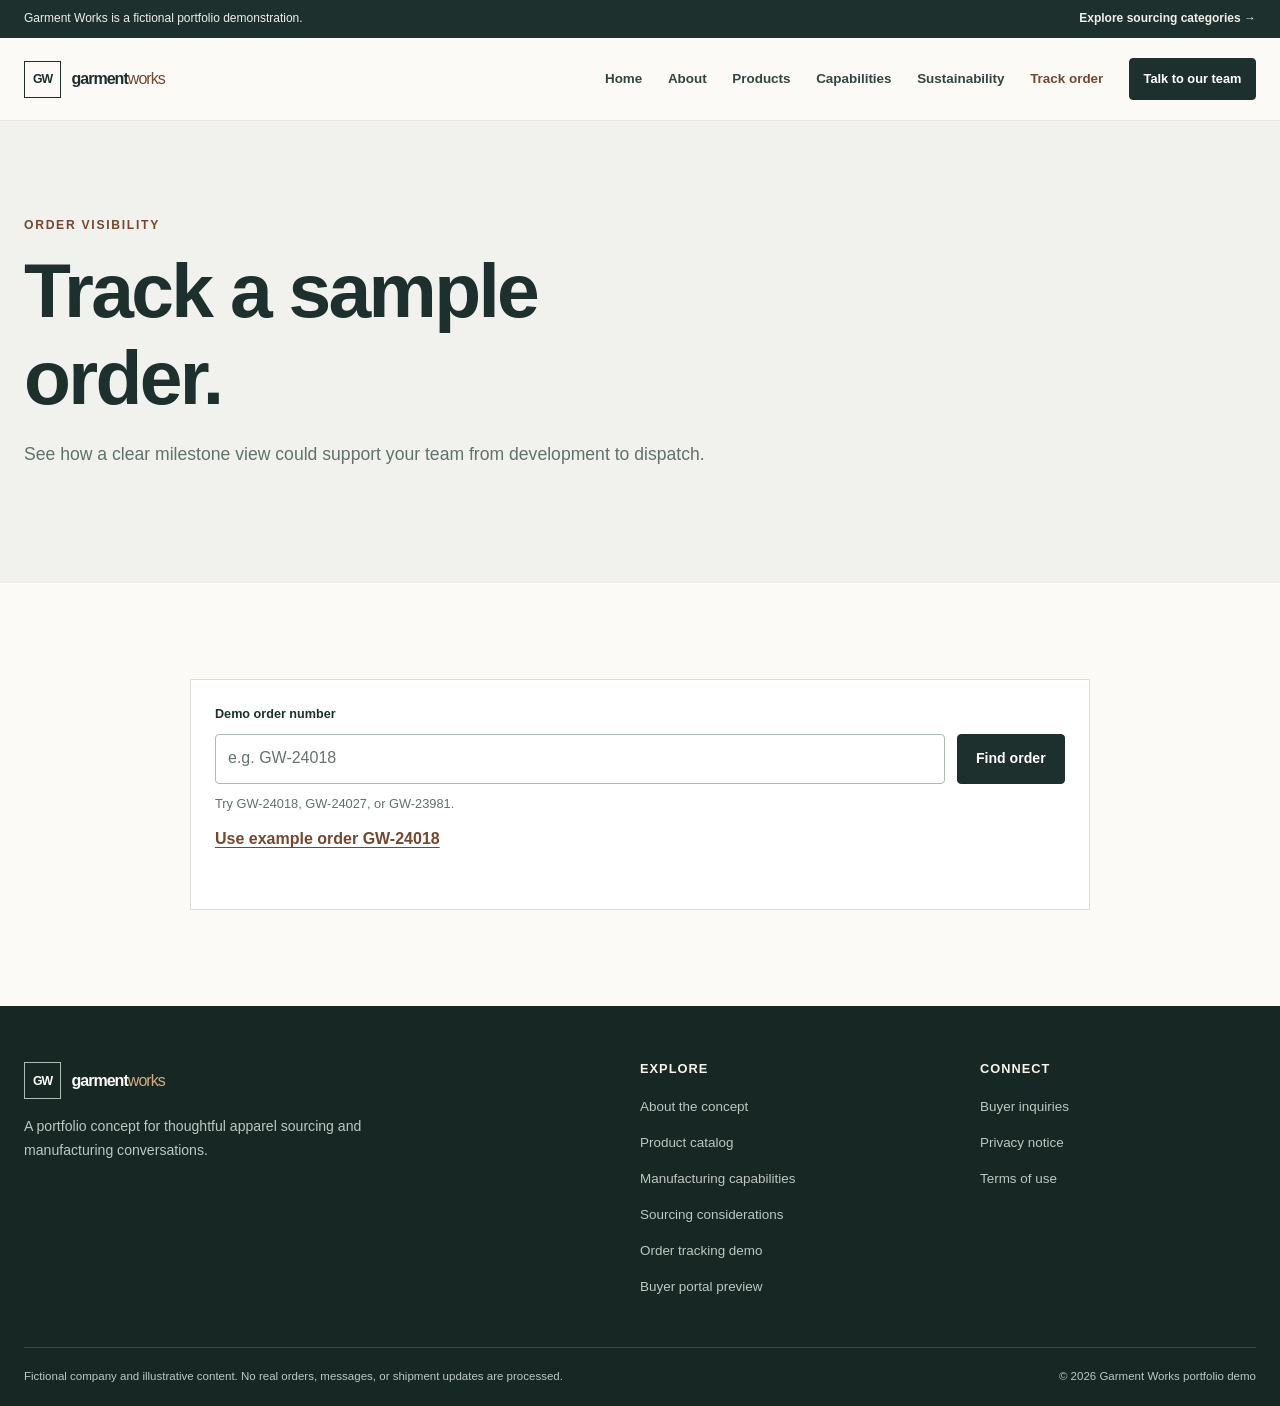
<file: resources/views/frontend/order-tracking.html>
<!doctype html>
<html lang="en">
<head>
  <meta charset="utf-8">
  <meta name="viewport" content="width=device-width, initial-scale=1">
  <title>Order Tracking Demo | Garment Works</title>
  <meta name="description" content="Preview a simulated apparel order tracking journey with sample milestones and shipment details.">
  <meta name="robots" content="noindex, nofollow">
  <meta property="og:title" content="Order Tracking Demo | Garment Works">
  <meta property="og:description" content="A simulated order lookup for the Garment Works portfolio concept.">
  <link rel="canonical" href="https://example.com/garment-works/order-tracking">
  <link rel="icon" href="../../../public/assets/icons/garment-mark.svg" type="image/svg+xml">
  <link rel="stylesheet" href="../../../public/css/style.css">
  <script src="../../../public/js/data.js" defer></script>
  <script src="../../../public/js/main.js" defer></script>
  <script src="../../../public/js/navigation.js" defer></script>
  <script src="../../../public/js/order-tracking.js" defer></script>
</head>
<body>
  <a class="skip-link" href="#main-content">Skip to content</a>
  <div id="site-announcement"></div><div id="site-header"></div>
  <main id="main-content">
    <section class="page-hero">
      <div class="container"><p class="eyebrow">Order visibility</p><h1>Track a sample order.</h1><p>See how a clear milestone view could support your team from development to dispatch.</p></div>
    </section>
    <section class="section">
      <div class="container tracking-layout">
        <form class="tracking-search" data-tracking-form>
          <label for="order-id">Demo order number</label>
          <div class="tracking-search__row"><input id="order-id" name="order-id" type="text" autocomplete="off" placeholder="e.g. GW-24018" aria-describedby="tracking-help tracking-feedback" required><button class="button" type="submit">Find order</button></div>
          <p id="tracking-help">Try GW-24018, GW-24027, or GW-23981.</p>
          <button class="text-button" type="button" data-example-order>Use example order GW-24018</button>
          <p class="form-feedback" id="tracking-feedback" data-tracking-feedback role="status" aria-live="polite"></p>
        </form>
        <article class="tracking-result" data-tracking-result aria-live="polite" hidden></article>
      </div>
    </section>
  </main>
  <div id="site-footer"></div>
</body>
</html>
</file>
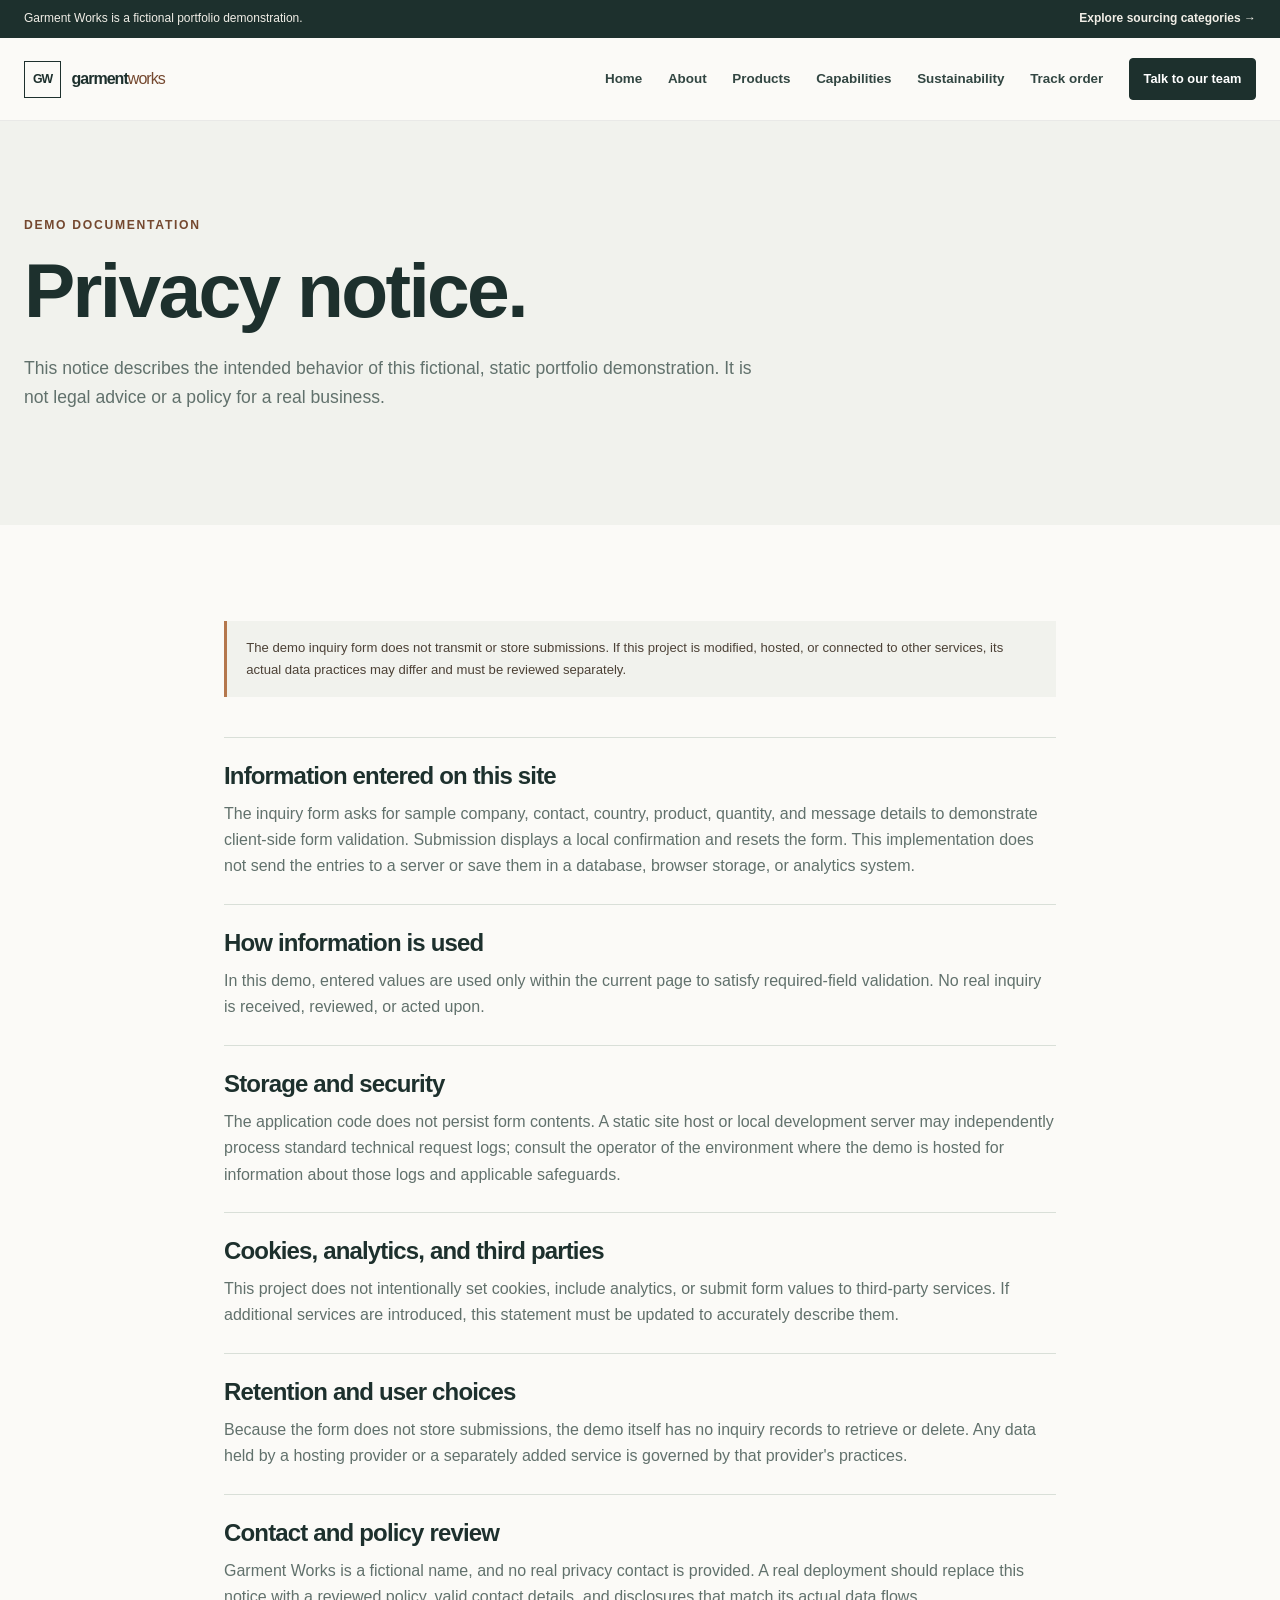
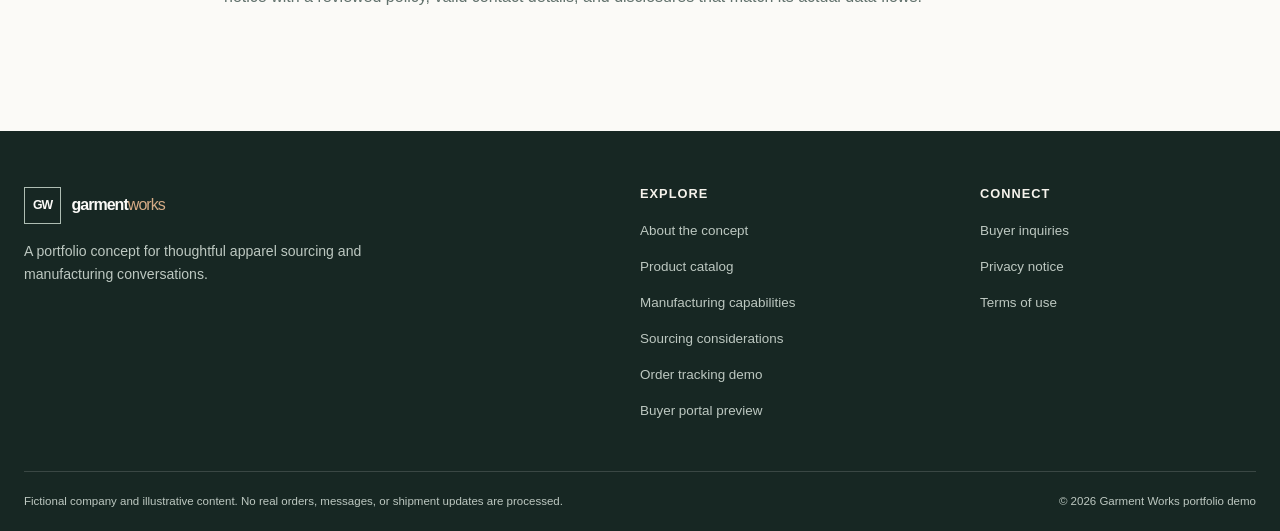
<file: resources/views/frontend/privacy-policy.html>
<!doctype html>
<html lang="en">
<head>
  <meta charset="utf-8">
  <meta name="viewport" content="width=device-width, initial-scale=1">
  <title>Privacy Notice | Garment Works Demo</title>
  <meta name="description" content="Read the demo privacy notice explaining how this static, fictional Garment Works portfolio handles browser interactions and form data.">
  <meta name="robots" content="noindex, nofollow">
  <meta property="og:title" content="Privacy Notice | Garment Works Demo">
  <meta property="og:description" content="A demo-only privacy notice for a static portfolio site with non-transmitting forms.">
  <link rel="canonical" href="https://example.com/garment-works/privacy-policy">
  <link rel="icon" href="../../../public/assets/icons/garment-mark.svg" type="image/svg+xml">
  <link rel="stylesheet" href="../../../public/css/style.css">
  <script src="../../../public/js/main.js" defer></script>
  <script src="../../../public/js/navigation.js" defer></script>
</head>
<body>
  <a class="skip-link" href="#main-content">Skip to content</a>
  <div id="site-announcement"></div><div id="site-header"></div>
  <main id="main-content">
    <section class="page-hero"><div class="container"><p class="eyebrow">Demo documentation</p><h1>Privacy notice.</h1><p>This notice describes the intended behavior of this fictional, static portfolio demonstration. It is not legal advice or a policy for a real business.</p></div></section>
    <section class="section">
      <div class="container policy-content">
        <p class="demo-note">The demo inquiry form does not transmit or store submissions. If this project is modified, hosted, or connected to other services, its actual data practices may differ and must be reviewed separately.</p>
        <section><h2>Information entered on this site</h2><p>The inquiry form asks for sample company, contact, country, product, quantity, and message details to demonstrate client-side form validation. Submission displays a local confirmation and resets the form. This implementation does not send the entries to a server or save them in a database, browser storage, or analytics system.</p></section>
        <section><h2>How information is used</h2><p>In this demo, entered values are used only within the current page to satisfy required-field validation. No real inquiry is received, reviewed, or acted upon.</p></section>
        <section><h2>Storage and security</h2><p>The application code does not persist form contents. A static site host or local development server may independently process standard technical request logs; consult the operator of the environment where the demo is hosted for information about those logs and applicable safeguards.</p></section>
        <section><h2>Cookies, analytics, and third parties</h2><p>This project does not intentionally set cookies, include analytics, or submit form values to third-party services. If additional services are introduced, this statement must be updated to accurately describe them.</p></section>
        <section><h2>Retention and user choices</h2><p>Because the form does not store submissions, the demo itself has no inquiry records to retrieve or delete. Any data held by a hosting provider or a separately added service is governed by that provider's practices.</p></section>
        <section><h2>Contact and policy review</h2><p>Garment Works is a fictional name, and no real privacy contact is provided. A real deployment should replace this notice with a reviewed policy, valid contact details, and disclosures that match its actual data flows.</p></section>
      </div>
    </section>
  </main>
  <div id="site-footer"></div>
</body>
</html>
</file>
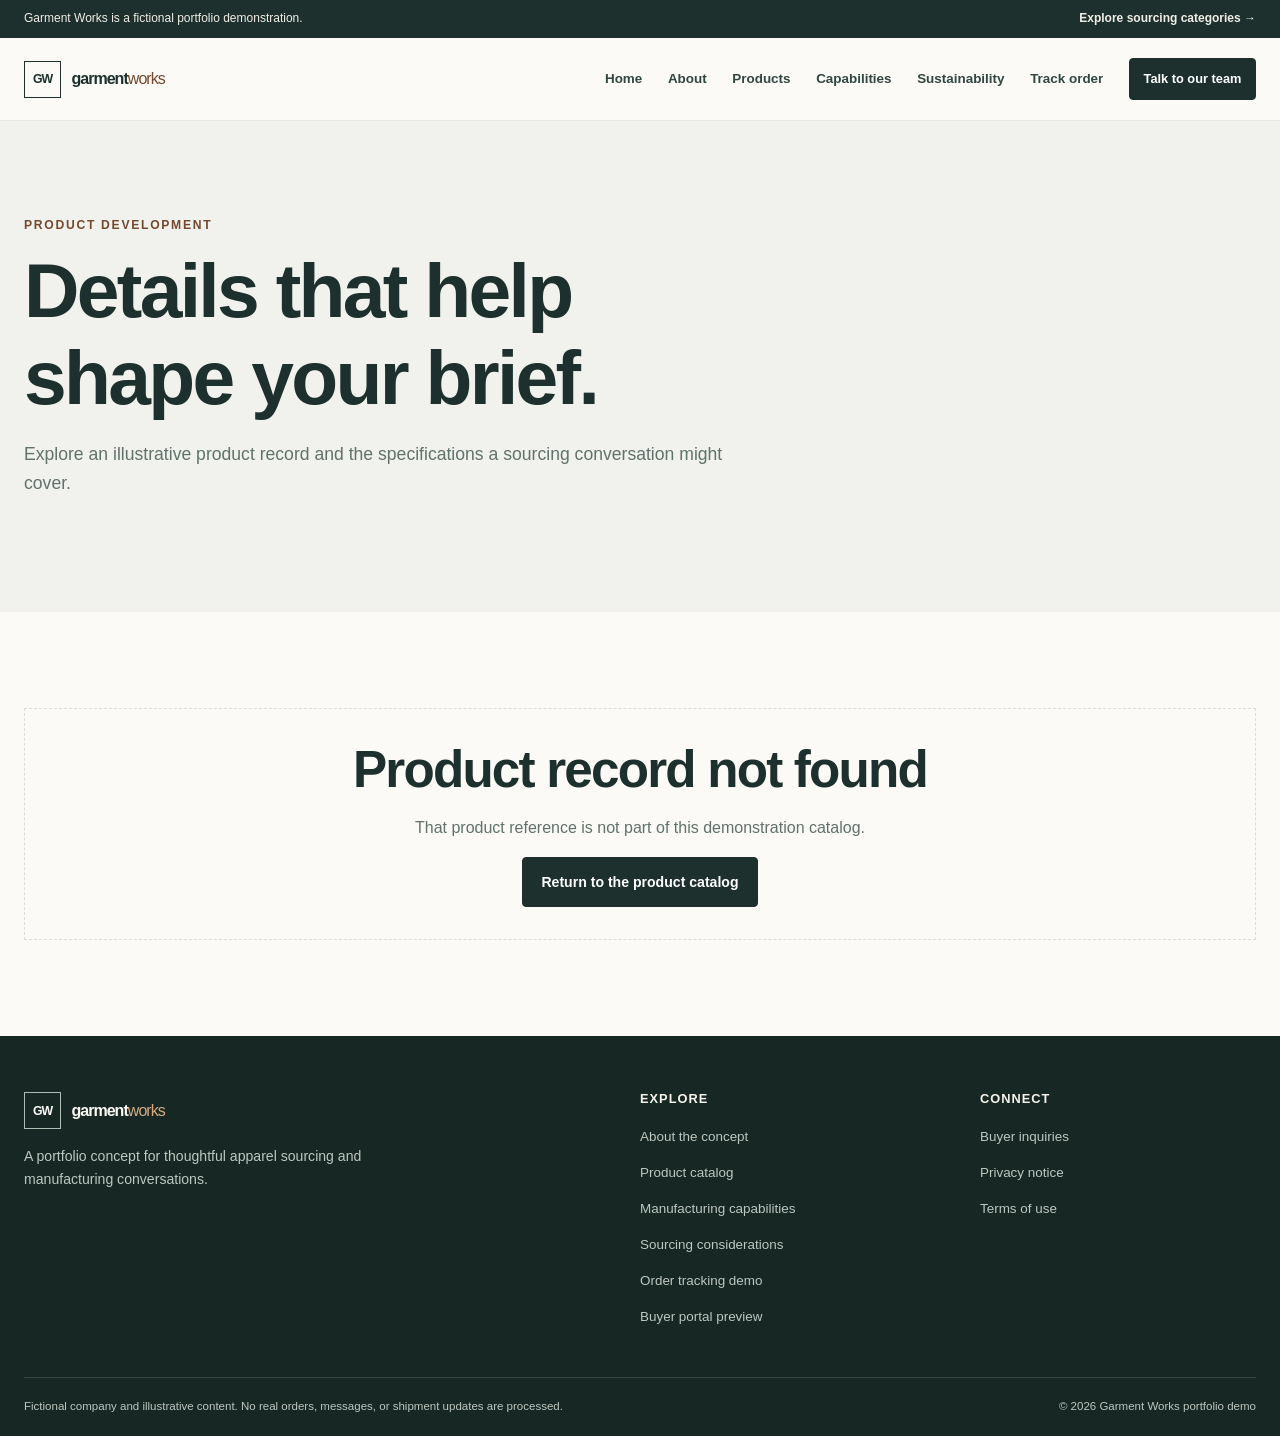
<file: resources/views/frontend/product-details.html>
<!doctype html>
<html lang="en">
<head>
  <meta charset="utf-8">
  <meta name="viewport" content="width=device-width, initial-scale=1">
  <title>Product Details | Garment Works Demo</title>
  <meta name="description" content="View illustrative apparel product specifications and request a sourcing conversation in the Garment Works portfolio demo.">
  <meta name="robots" content="noindex, nofollow">
  <meta property="og:title" content="Product Details | Garment Works Demo">
  <meta property="og:description" content="Static, fictional product details for a B2B apparel sourcing portfolio.">
  <link rel="canonical" href="https://example.com/garment-works/product-details">
  <link rel="icon" href="../../../public/assets/icons/garment-mark.svg" type="image/svg+xml">
  <link rel="stylesheet" href="../../../public/css/style.css">
  <script src="../../../public/js/data.js" defer></script>
  <script src="../../../public/js/main.js" defer></script>
  <script src="../../../public/js/navigation.js" defer></script>
  <script src="../../../public/js/product-details.js" defer></script>
</head>
<body>
  <a class="skip-link" href="#main-content">Skip to content</a>
  <div id="site-announcement"></div><div id="site-header"></div>
  <main id="main-content">
    <section class="page-hero"><div class="container"><p class="eyebrow">Product development</p><h1>Details that help shape your brief.</h1><p>Explore an illustrative product record and the specifications a sourcing conversation might cover.</p></div></section>
    <section class="section">
      <div class="container">
        <div class="product-detail" data-product-details hidden>
          <div class="product-detail__visual" data-product-visual></div>
          <div class="product-detail__content">
            <p class="eyebrow" data-product-category></p>
            <p class="product-detail__reference" data-product-id></p>
            <h2 data-product-name></h2>
            <p data-product-description></p>
            <dl class="tracking-summary" data-product-specifications></dl>
            <p class="demo-note">This is fictional portfolio-demo product information. All minimums and lead times are illustrative, not a commercial offer.</p>
            <a class="button" data-quote-link href="contact.html">Discuss this product <span aria-hidden="true">→</span></a>
          </div>
          <section class="product-detail__related">
            <h2>Related options</h2>
            <div data-related-products></div>
          </section>
        </div>
        <div class="empty-state" data-product-unavailable hidden>
          <h2>Product record not found</h2>
          <p>That product reference is not part of this demonstration catalog.</p>
          <a class="button" href="products.html">Return to the product catalog</a>
        </div>
      </div>
    </section>
  </main>
  <div id="site-footer"></div>
</body>
</html>
</file>
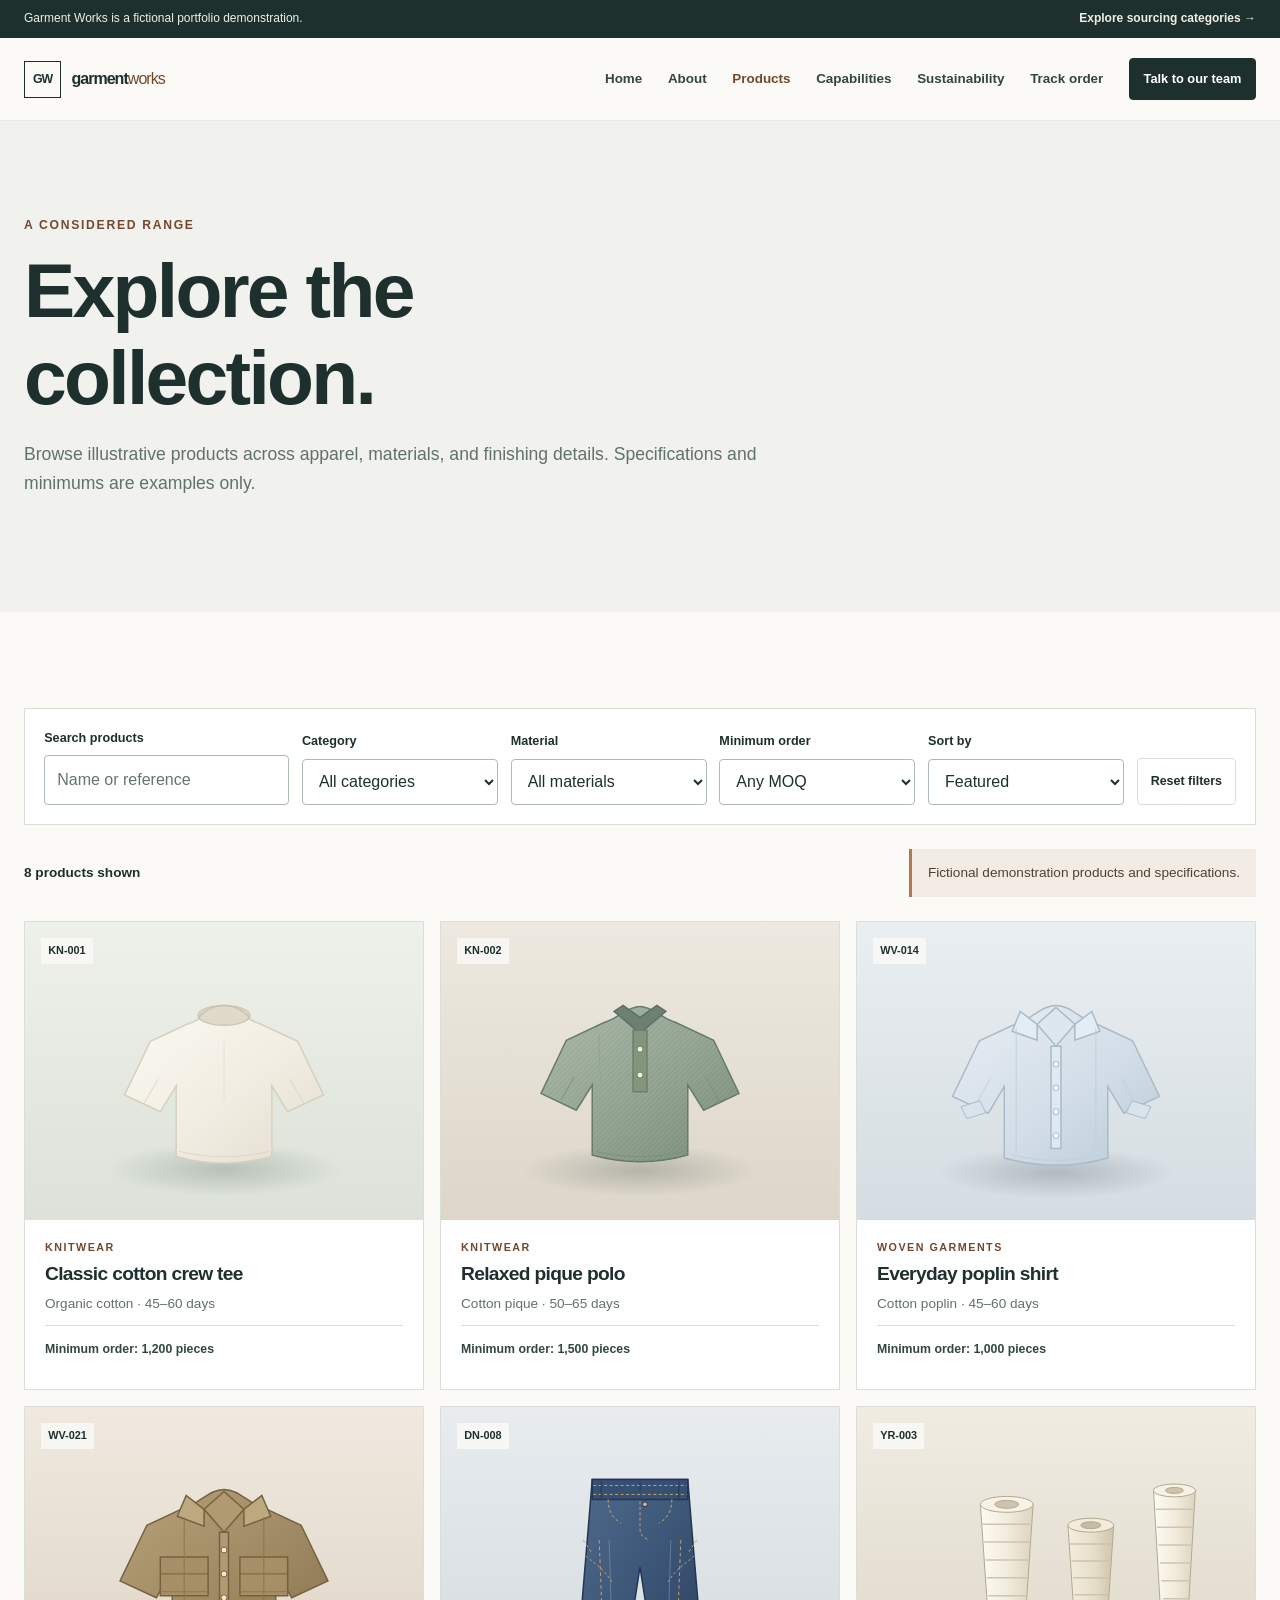
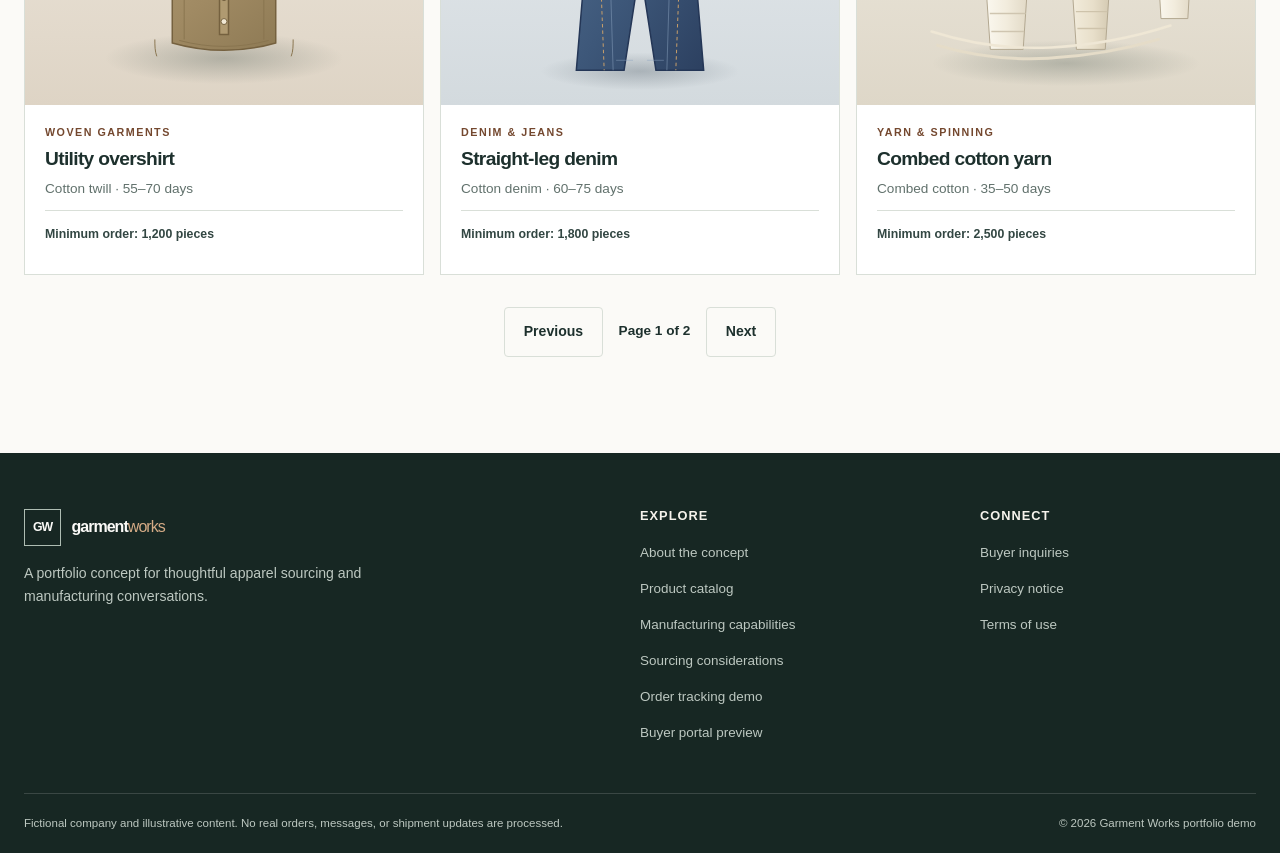
<file: resources/views/frontend/products.html>
<!doctype html>
<html lang="en">
  <head>
    <meta charset="utf-8" />
    <meta name="viewport" content="width=device-width, initial-scale=1" />
    <title>Product Catalog | Garment Works Demo</title>
    <meta
      name="description"
      content="Browse illustrative apparel, yarn, and trim products in the Garment Works static portfolio catalog."
    />
    <meta name="robots" content="noindex, nofollow" />
    <meta property="og:title" content="Product Catalog | Garment Works Demo" />
    <meta
      property="og:description"
      content="A local-data catalog for a fictional apparel manufacturing portfolio."
    />
    <link rel="canonical" href="https://example.com/garment-works/products" />
    <link
      rel="icon"
      href="../../../public/assets/icons/garment-mark.svg"
      type="image/svg+xml"
    />
    <link rel="stylesheet" href="../../../public/css/style.css" />
    <script src="../../../public/js/data.js" defer></script>
    <script src="../../../public/js/main.js" defer></script>
    <script src="../../../public/js/navigation.js" defer></script>
    <script src="../../../public/js/catalog.js" defer></script>
  </head>
  <body>
    <a class="skip-link" href="#main-content">Skip to content</a>
    <div id="site-announcement"></div>
    <div id="site-header"></div>
    <main id="main-content">
      <section class="page-hero">
        <div class="container">
          <p class="eyebrow">A considered range</p>
          <h1>Explore the collection.</h1>
          <p>
            Browse illustrative products across apparel, materials, and
            finishing details. Specifications and minimums are examples only.
          </p>
        </div>
      </section>
      <section class="section">
        <div class="container">
          <form
            class="filter-panel"
            data-catalog-filters
            aria-label="Filter products"
          >
            <div class="field">
              <label for="catalog-search">Search products</label
              ><input
                id="catalog-search"
                name="search"
                type="search"
                placeholder="Name or reference"
              />
            </div>
            <div class="field">
              <label for="catalog-category">Category</label
              ><select id="catalog-category" name="category">
                <option value="">All categories</option>
                <option>Knitwear</option>
                <option>Woven garments</option>
                <option>Denim &amp; jeans</option>
                <option>Yarn &amp; spinning</option>
                <option>Trims &amp; accessories</option>
              </select>
            </div>
            <div class="field">
              <label for="catalog-material">Material</label
              ><select id="catalog-material" name="material">
                <option value="">All materials</option>
              </select>
            </div>
            <div class="field">
              <label for="catalog-moq">Minimum order</label
              ><select id="catalog-moq" name="moq">
                <option value="">Any MOQ</option>
                <option value="under-1500">Under 1,500 pcs</option>
                <option value="1500-plus">1,500 pcs and above</option>
              </select>
            </div>
            <div class="field">
              <label for="catalog-sort">Sort by</label
              ><select id="catalog-sort" name="sort">
                <option value="featured">Featured</option>
                <option value="name">Product name</option>
                <option value="moq-low">MOQ: low to high</option>
                <option value="moq-high">MOQ: high to low</option>
              </select>
            </div>
            <button
              class="button button--quiet filter-panel__reset"
              type="button"
              data-reset-filters
            >
              Reset filters
            </button>
          </form>
          <div class="catalog-toolbar">
            <p data-result-count aria-live="polite"></p>
            <p class="demo-note">
              Fictional demonstration products and specifications.
            </p>
          </div>
          <div class="product-grid" data-catalog-grid tabindex="-1"></div>
          <p class="empty-state" data-catalog-empty hidden>
            No products match these filters. Try changing your search or reset
            the filters.
          </p>
          <nav
            class="pagination"
            data-pagination
            aria-label="Product pages"
            hidden
          >
            <button class="button button--quiet" type="button" data-page-prev>
              Previous
            </button>
            <p data-page-label></p>
            <button class="button button--quiet" type="button" data-page-next>
              Next
            </button>
          </nav>
        </div>
      </section>
    </main>
    <div id="site-footer"></div>
  </body>
</html>
</file>
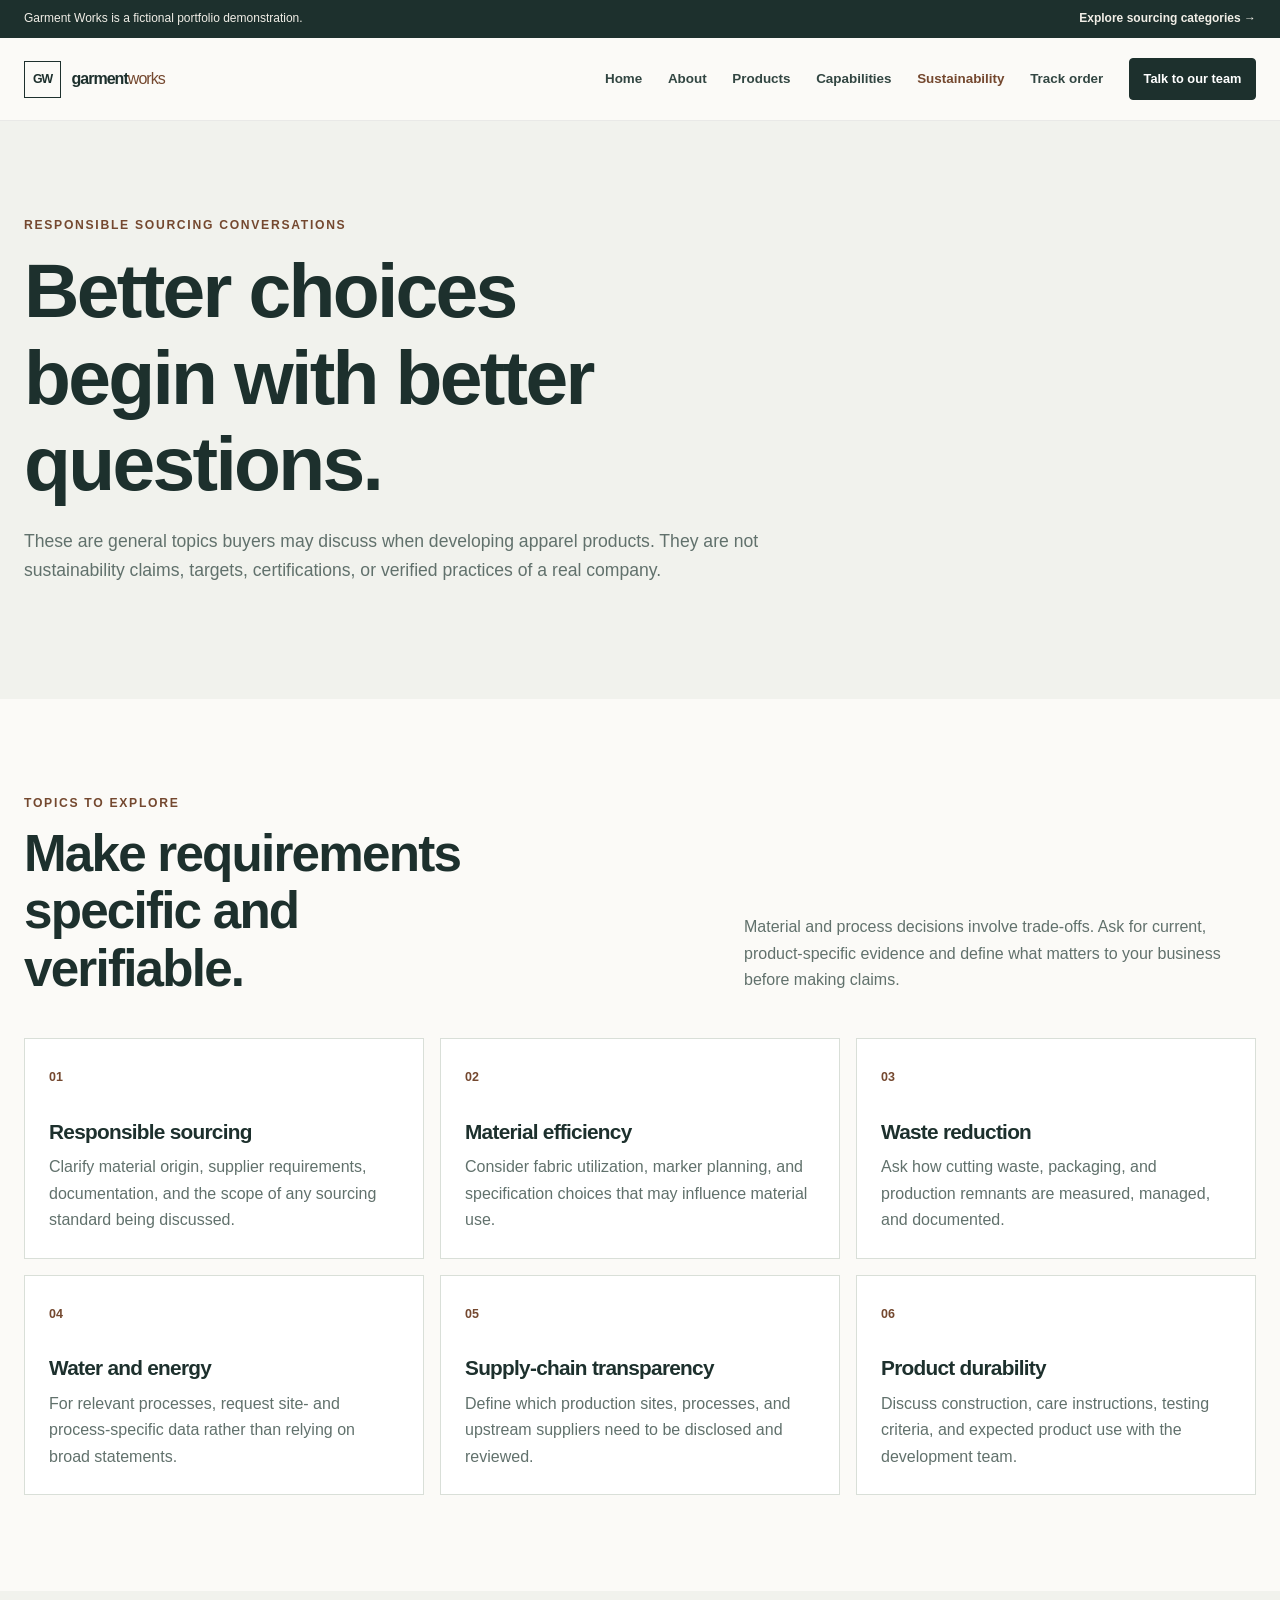
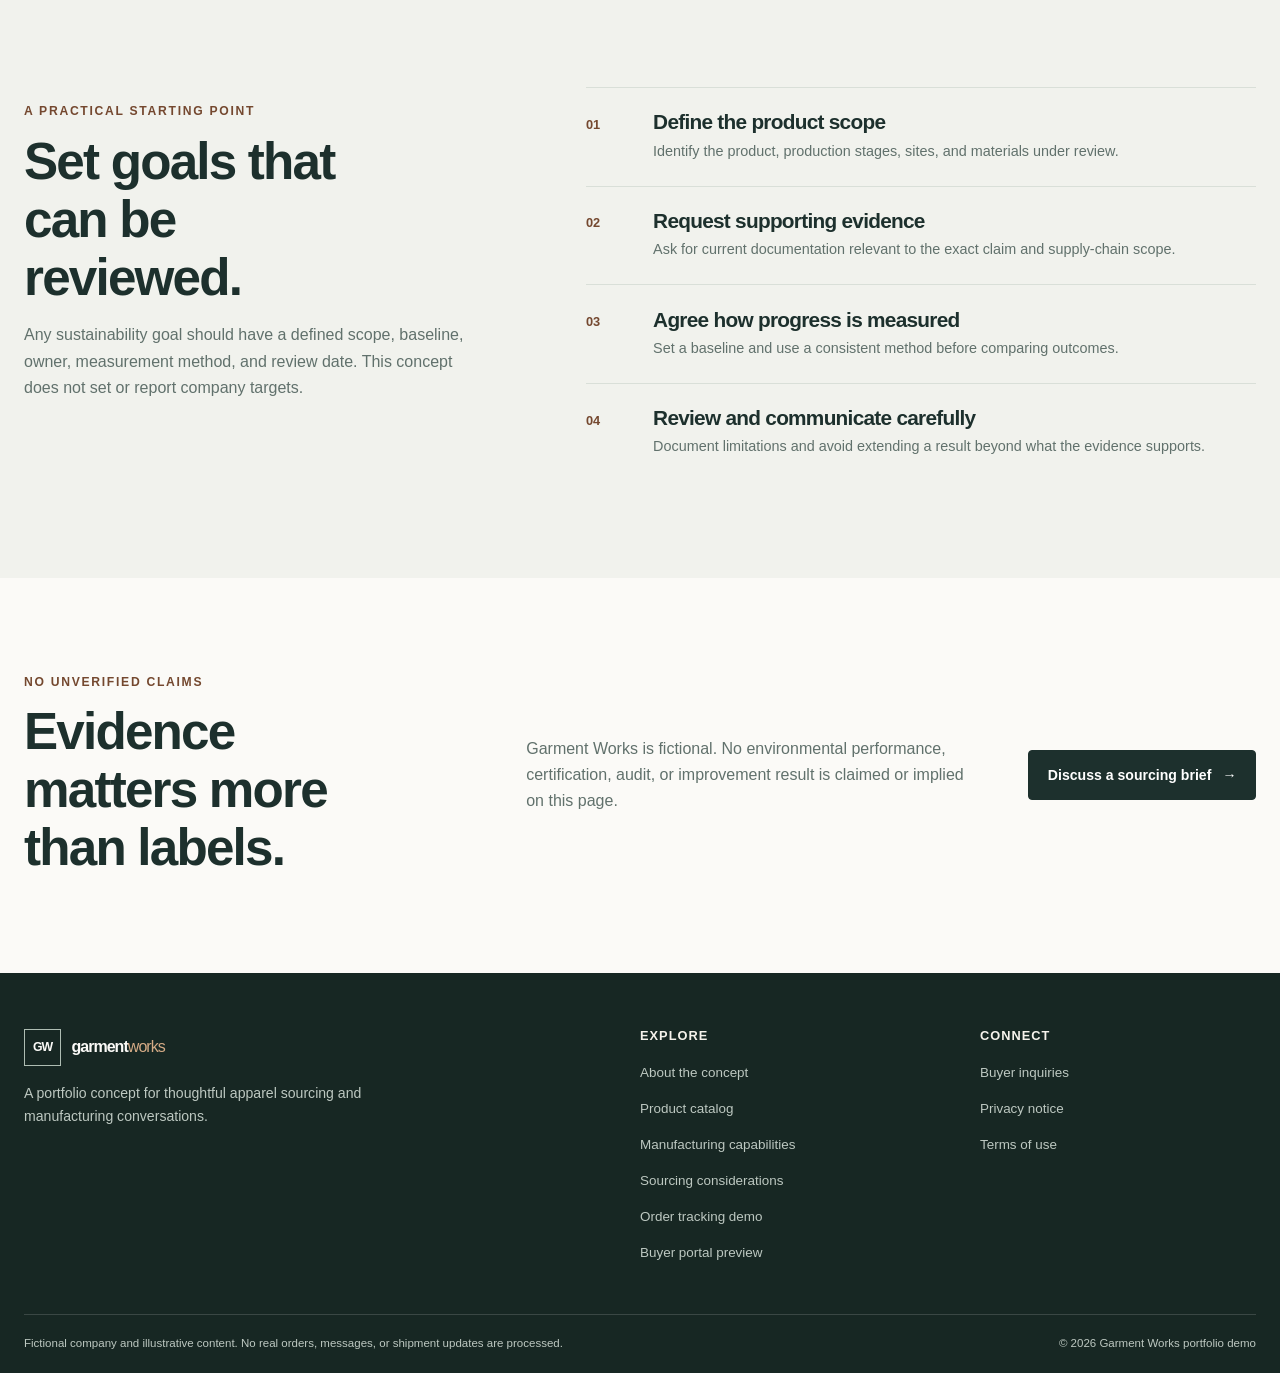
<file: resources/views/frontend/sustainability.html>
<!doctype html>
<html lang="en">
  <head>
    <meta charset="utf-8" />
    <meta name="viewport" content="width=device-width, initial-scale=1" />
    <title>Sourcing Considerations | Garment Works Demo</title>
    <meta
      name="description"
      content="Review general apparel sourcing considerations for materials, efficiency, waste, water, energy, transparency, and product durability."
    />
    <meta name="robots" content="noindex, nofollow" />
    <meta
      property="og:title"
      content="Sourcing Considerations | Garment Works Demo"
    />
    <meta
      property="og:description"
      content="General responsible-sourcing discussion topics, not verified claims about a real company."
    />
    <link
      rel="canonical"
      href="https://example.com/garment-works/sustainability"
    />
    <link
      rel="icon"
      href="../../../public/assets/icons/garment-mark.svg"
      type="image/svg+xml"
    />
    <link rel="stylesheet" href="../../../public/css/style.css" />
    <script src="../../../public/js/main.js" defer></script>
    <script src="../../../public/js/navigation.js" defer></script>
  </head>
  <body>
    <a class="skip-link" href="#main-content">Skip to content</a>
    <div id="site-announcement"></div>
    <div id="site-header"></div>
    <main id="main-content">
      <section class="page-hero">
        <div class="container">
          <p class="eyebrow">Responsible sourcing conversations</p>
          <h1>Better choices begin with better questions.</h1>
          <p>
            These are general topics buyers may discuss when developing apparel
            products. They are not sustainability claims, targets,
            certifications, or verified practices of a real company.
          </p>
        </div>
      </section>
      <section class="section">
        <div class="container section-heading">
          <div>
            <p class="eyebrow">Topics to explore</p>
            <h2>Make requirements specific and verifiable.</h2>
          </div>
          <p>
            Material and process decisions involve trade-offs. Ask for current,
            product-specific evidence and define what matters to your business
            before making claims.
          </p>
        </div>
        <div class="container info-grid">
          <article class="info-card">
            <span class="info-card__number">01</span>
            <h3>Responsible sourcing</h3>
            <p>
              Clarify material origin, supplier requirements, documentation, and
              the scope of any sourcing standard being discussed.
            </p>
          </article>
          <article class="info-card">
            <span class="info-card__number">02</span>
            <h3>Material efficiency</h3>
            <p>
              Consider fabric utilization, marker planning, and specification
              choices that may influence material use.
            </p>
          </article>
          <article class="info-card">
            <span class="info-card__number">03</span>
            <h3>Waste reduction</h3>
            <p>
              Ask how cutting waste, packaging, and production remnants are
              measured, managed, and documented.
            </p>
          </article>
          <article class="info-card">
            <span class="info-card__number">04</span>
            <h3>Water and energy</h3>
            <p>
              For relevant processes, request site- and process-specific data
              rather than relying on broad statements.
            </p>
          </article>
          <article class="info-card">
            <span class="info-card__number">05</span>
            <h3>Supply-chain transparency</h3>
            <p>
              Define which production sites, processes, and upstream suppliers
              need to be disclosed and reviewed.
            </p>
          </article>
          <article class="info-card">
            <span class="info-card__number">06</span>
            <h3>Product durability</h3>
            <p>
              Discuss construction, care instructions, testing criteria, and
              expected product use with the development team.
            </p>
          </article>
        </div>
      </section>
      <section class="section section--soft">
        <div class="container split-section">
          <div class="split-section__intro">
            <p class="eyebrow">A practical starting point</p>
            <h2>Set goals that can be reviewed.</h2>
            <p>
              Any sustainability goal should have a defined scope, baseline,
              owner, measurement method, and review date. This concept does not
              set or report company targets.
            </p>
          </div>
          <ol class="process-list">
            <li>
              <span>01</span>
              <div>
                <h3>Define the product scope</h3>
                <p>
                  Identify the product, production stages, sites, and materials
                  under review.
                </p>
              </div>
            </li>
            <li>
              <span>02</span>
              <div>
                <h3>Request supporting evidence</h3>
                <p>
                  Ask for current documentation relevant to the exact claim and
                  supply-chain scope.
                </p>
              </div>
            </li>
            <li>
              <span>03</span>
              <div>
                <h3>Agree how progress is measured</h3>
                <p>
                  Set a baseline and use a consistent method before comparing
                  outcomes.
                </p>
              </div>
            </li>
            <li>
              <span>04</span>
              <div>
                <h3>Review and communicate carefully</h3>
                <p>
                  Document limitations and avoid extending a result beyond what
                  the evidence supports.
                </p>
              </div>
            </li>
          </ol>
        </div>
      </section>
      <section class="section">
        <div class="container editorial-panel">
          <div>
            <p class="eyebrow">No unverified claims</p>
            <h2>Evidence matters more than labels.</h2>
          </div>
          <p>
            Garment Works is fictional. No environmental performance,
            certification, audit, or improvement result is claimed or implied on
            this page.
          </p>
          <a class="button" href="contact.html"
            >Discuss a sourcing brief <span aria-hidden="true">→</span></a
          >
        </div>
      </section>
    </main>
    <div id="site-footer"></div>
  </body>
</html>
</file>
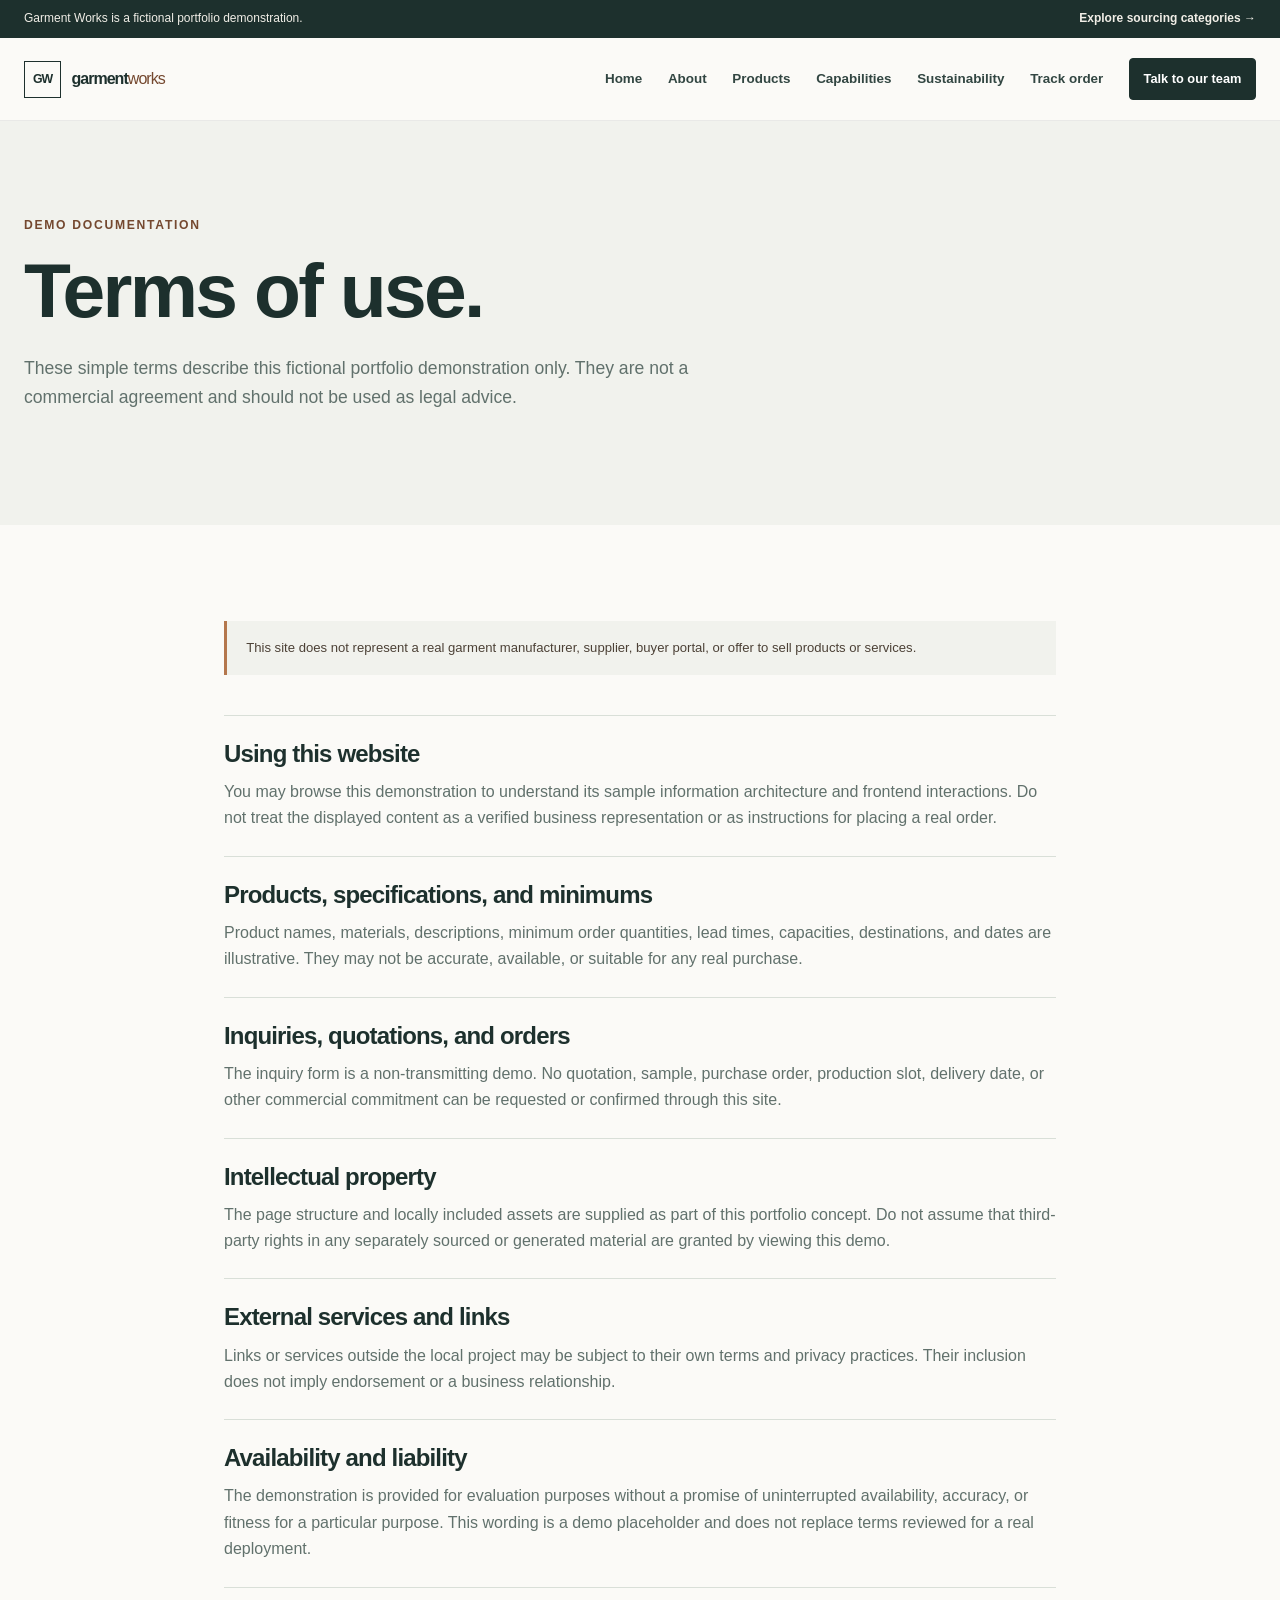
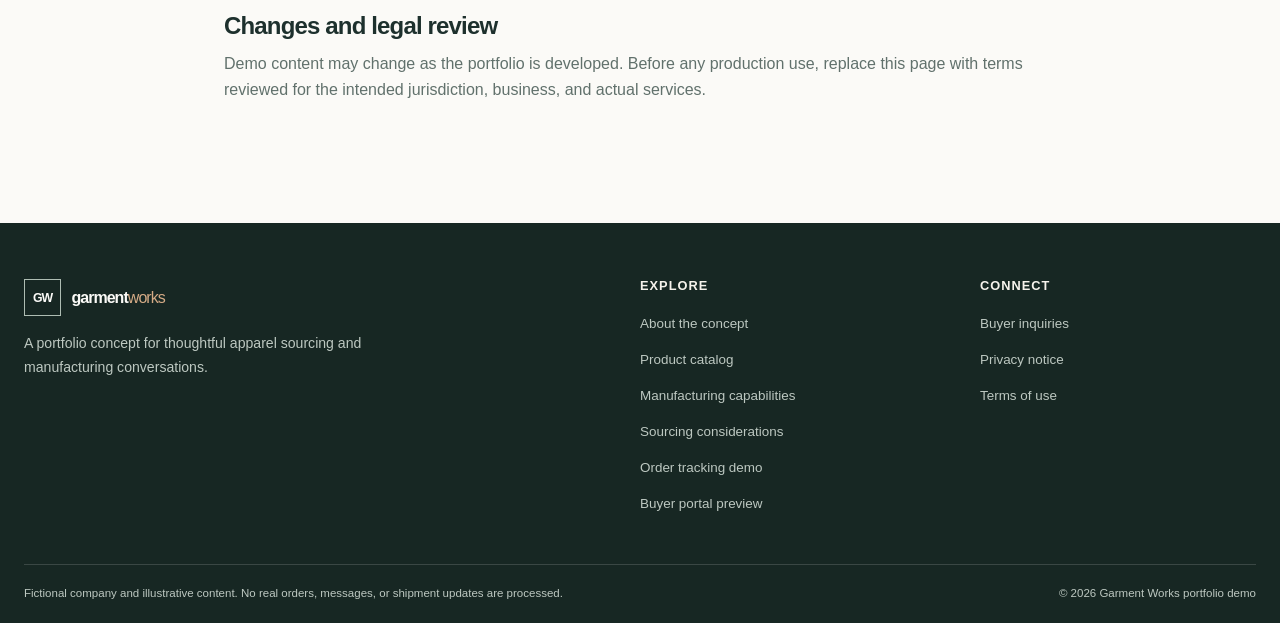
<file: resources/views/frontend/terms-of-use.html>
<!doctype html>
<html lang="en">
<head>
  <meta charset="utf-8">
  <meta name="viewport" content="width=device-width, initial-scale=1">
  <title>Terms of Use | Garment Works Demo</title>
  <meta name="description" content="Review demo-only terms for using the fictional Garment Works apparel sourcing portfolio website.">
  <meta name="robots" content="noindex, nofollow">
  <meta property="og:title" content="Terms of Use | Garment Works Demo">
  <meta property="og:description" content="Demo-only use terms; no real products, quotations, or orders are offered.">
  <link rel="canonical" href="https://example.com/garment-works/terms-of-use">
  <link rel="icon" href="../../../public/assets/icons/garment-mark.svg" type="image/svg+xml">
  <link rel="stylesheet" href="../../../public/css/style.css">
  <script src="../../../public/js/main.js" defer></script>
  <script src="../../../public/js/navigation.js" defer></script>
</head>
<body>
  <a class="skip-link" href="#main-content">Skip to content</a>
  <div id="site-announcement"></div><div id="site-header"></div>
  <main id="main-content">
    <section class="page-hero"><div class="container"><p class="eyebrow">Demo documentation</p><h1>Terms of use.</h1><p>These simple terms describe this fictional portfolio demonstration only. They are not a commercial agreement and should not be used as legal advice.</p></div></section>
    <section class="section">
      <div class="container policy-content">
        <p class="demo-note">This site does not represent a real garment manufacturer, supplier, buyer portal, or offer to sell products or services.</p>
        <section><h2>Using this website</h2><p>You may browse this demonstration to understand its sample information architecture and frontend interactions. Do not treat the displayed content as a verified business representation or as instructions for placing a real order.</p></section>
        <section><h2>Products, specifications, and minimums</h2><p>Product names, materials, descriptions, minimum order quantities, lead times, capacities, destinations, and dates are illustrative. They may not be accurate, available, or suitable for any real purchase.</p></section>
        <section><h2>Inquiries, quotations, and orders</h2><p>The inquiry form is a non-transmitting demo. No quotation, sample, purchase order, production slot, delivery date, or other commercial commitment can be requested or confirmed through this site.</p></section>
        <section><h2>Intellectual property</h2><p>The page structure and locally included assets are supplied as part of this portfolio concept. Do not assume that third-party rights in any separately sourced or generated material are granted by viewing this demo.</p></section>
        <section><h2>External services and links</h2><p>Links or services outside the local project may be subject to their own terms and privacy practices. Their inclusion does not imply endorsement or a business relationship.</p></section>
        <section><h2>Availability and liability</h2><p>The demonstration is provided for evaluation purposes without a promise of uninterrupted availability, accuracy, or fitness for a particular purpose. This wording is a demo placeholder and does not replace terms reviewed for a real deployment.</p></section>
        <section><h2>Changes and legal review</h2><p>Demo content may change as the portfolio is developed. Before any production use, replace this page with terms reviewed for the intended jurisdiction, business, and actual services.</p></section>
      </div>
    </section>
  </main>
  <div id="site-footer"></div>
</body>
</html>
</file>
<file: public/css/style.css>
:root {
  color-scheme: light;
  --color-ink: #1d302d;
  --color-ink-soft: #324642;
  --color-muted: #61716c;
  --color-paper: #fbfaf7;
  --color-white: #fff;
  --color-surface: #f1f2ed;
  --color-border: #d9dfd8;
  --color-accent: #b4774d;
  --color-accent-dark: #74482f;
  --color-sage: #dce5dd;
  --color-sage-deep: #425b51;
  --color-focus: #8b4d16;
  --font-body: "Avenir Next", Avenir, "Segoe UI", Arial, sans-serif;
  --font-display: "Avenir Next", Avenir, "Segoe UI", Arial, sans-serif;
  --container: 1240px;
  --space-1: 0.5rem;
  --space-2: 1rem;
  --space-3: 1.5rem;
  --space-4: 2rem;
  --space-5: 3rem;
  --space-6: 4rem;
  --space-7: 6rem;
  --radius-sm: 0.25rem;
  --radius-md: 0.75rem;
  --shadow-soft: 0 14px 36px rgb(29 48 45 / 8%);
  --transition: 180ms ease;
}

* {
  box-sizing: border-box;
}
html {
  scroll-behavior: smooth;
  scroll-padding-top: 6rem;
}
body {
  margin: 0;
  background: var(--color-paper);
  color: var(--color-ink);
  font-family: var(--font-body);
  font-size: 1rem;
  line-height: 1.65;
}
img {
  display: block;
  max-width: 100%;
}
a {
  color: inherit;
  text-underline-offset: 0.22em;
}
button,
input,
select,
textarea {
  font: inherit;
}
button,
a {
  -webkit-tap-highlight-color: transparent;
}
button {
  color: inherit;
}
h1,
h2,
h3,
h4,
p,
figure {
  margin-top: 0;
}
h1,
h2,
h3,
h4 {
  font-family: var(--font-display);
  line-height: 1.13;
  letter-spacing: -0.035em;
}
h1 {
  max-width: 12ch;
  margin-bottom: 1.25rem;
  font-size: clamp(2.7rem, 6vw, 5.25rem);
  font-weight: 600;
}
h2 {
  margin-bottom: 1rem;
  font-size: clamp(2rem, 4vw, 3.4rem);
  font-weight: 600;
}
h3 {
  margin-bottom: 0.7rem;
  font-size: 1.3rem;
  font-weight: 600;
}
p {
  color: var(--color-muted);
}
::selection {
  background: #d9b08e;
  color: var(--color-ink);
}
:focus-visible {
  outline: 3px solid var(--color-focus);
  outline-offset: 4px;
  border-radius: 2px;
}
[hidden] {
  display: none !important;
}

.container {
  width: min(calc(100% - 3rem), var(--container));
  margin-inline: auto;
}
.sr-only {
  position: absolute;
  width: 1px;
  height: 1px;
  padding: 0;
  margin: -1px;
  overflow: hidden;
  clip: rect(0, 0, 0, 0);
  white-space: nowrap;
  border: 0;
}
.skip-link {
  position: fixed;
  z-index: 100;
  top: 0.5rem;
  left: 0.5rem;
  padding: 0.75rem 1rem;
  transform: translateY(-150%);
  background: var(--color-ink);
  color: var(--color-white);
}
.skip-link:focus {
  transform: translateY(0);
}
.eyebrow {
  margin-bottom: 0.8rem;
  color: var(--color-accent-dark);
  font-size: 0.76rem;
  font-weight: 700;
  letter-spacing: 0.14em;
  line-height: 1.4;
  text-transform: uppercase;
}
.text-link {
  display: inline-flex;
  align-items: center;
  gap: 0.5rem;
  color: var(--color-ink);
  font-weight: 700;
  text-decoration: none;
}
.text-link:hover {
  color: var(--color-accent-dark);
}
.text-button {
  padding: 0.25rem 0;
  border: 0;
  background: none;
  color: var(--color-accent-dark);
  font-weight: 700;
  text-decoration: underline;
  text-underline-offset: 0.2em;
  cursor: pointer;
}

.announcement-bar {
  background: var(--color-ink);
  color: var(--color-white);
}
.announcement-bar__inner {
  display: flex;
  justify-content: space-between;
  gap: 1rem;
  min-height: 38px;
  align-items: center;
}
.announcement-bar p,
.announcement-bar a {
  margin: 0;
  color: #f1eee7;
  font-size: 0.75rem;
}
.announcement-bar a {
  font-weight: 600;
  text-decoration: none;
}
.site-header {
  position: relative;
  z-index: 10;
  background: var(--color-paper);
  border-bottom: 1px solid rgb(29 48 45 / 8%);
}
.site-header__inner {
  display: flex;
  min-height: 82px;
  align-items: center;
  justify-content: space-between;
  gap: 2rem;
}
.brand {
  display: inline-flex;
  align-items: center;
  gap: 0.65rem;
  color: var(--color-ink);
  text-decoration: none;
}
.brand__mark {
  display: grid;
  width: 37px;
  height: 37px;
  place-items: center;
  border: 1px solid var(--color-ink);
  font-family: var(--font-display);
  font-size: 0.77rem;
  font-weight: 800;
  letter-spacing: -0.08em;
}
.brand__name {
  font-family: var(--font-display);
  font-size: 1rem;
  font-weight: 800;
  letter-spacing: -0.06em;
}
.brand__name span {
  color: var(--color-accent-dark);
  font-weight: 500;
}
.site-nav {
  display: flex;
  align-items: center;
  gap: clamp(1rem, 2vw, 1.8rem);
}
.site-nav > a:not(.button) {
  color: var(--color-ink-soft);
  font-size: 0.84rem;
  font-weight: 600;
  text-decoration: none;
}
.site-nav > a[aria-current="page"] {
  color: var(--color-accent-dark);
}
.nav-toggle {
  display: none;
}

.button {
  display: inline-flex;
  min-height: 50px;
  align-items: center;
  justify-content: center;
  gap: 0.7rem;
  padding: 0.75rem 1.15rem;
  border: 1px solid var(--color-ink);
  border-radius: var(--radius-sm);
  background: var(--color-ink);
  color: var(--color-white);
  font-size: 0.88rem;
  font-weight: 700;
  text-align: center;
  text-decoration: none;
  cursor: pointer;
  transition:
    background var(--transition),
    color var(--transition),
    border-color var(--transition);
}
.button:hover {
  border-color: var(--color-sage-deep);
  background: var(--color-sage-deep);
}
.button--small {
  min-height: 42px;
  padding: 0.55rem 0.85rem;
  font-size: 0.8rem;
}
.button--quiet {
  border-color: var(--color-border);
  background: transparent;
  color: var(--color-ink);
}
.button--quiet:hover {
  border-color: var(--color-ink);
  background: var(--color-ink);
  color: var(--color-white);
}
.button--light {
  border-color: var(--color-paper);
  background: var(--color-paper);
  color: var(--color-ink);
}
.button--light:hover {
  border-color: var(--color-white);
  background: var(--color-white);
}

.hero {
  padding: clamp(2.5rem, 6vw, 5rem) 0 0;
}
.hero__grid {
  display: grid;
  grid-template-columns: 1fr 1fr;
  gap: clamp(2rem, 4vw, 4rem);
  align-items: center;
}
.hero__content {
  padding-block: 1rem;
}
.hero__content h1 {
  max-width: none;
  font-size: clamp(2.7rem, 4.2vw, 3.6rem);
}
.hero__lead {
  max-width: 34rem;
  margin-bottom: 1.8rem;
  font-size: clamp(1.05rem, 1.8vw, 1.28rem);
}
.hero__actions {
  display: flex;
  flex-wrap: wrap;
  gap: 0.7rem;
}
.hero__caption {
  margin: 1.5rem 0 0;
  font-size: 0.72rem;
}
.hero__image {
  position: relative;
  min-width: 0;
  margin: 0;
  overflow: hidden;
  border-radius: var(--radius-md);
  background: var(--color-sage);
  box-shadow: var(--shadow-soft);
}
.hero__image img {
  width: 100%;
  height: auto;
  aspect-ratio: 1.5;
  object-fit: cover;
}
.hero__image figcaption {
  position: absolute;
  right: 1rem;
  bottom: 1rem;
  left: 1rem;
  display: grid;
  gap: 0.2rem;
  width: fit-content;
  max-width: calc(100% - 2rem);
  padding: 0.75rem 1rem;
  border: 1px solid rgb(29 48 45 / 8%);
  border-radius: var(--radius-sm);
  background: rgb(251 250 247 / 96%);
  color: var(--color-muted);
  font-size: 0.75rem;
  box-shadow: var(--shadow-soft);
}
.hero__image figcaption span {
  color: var(--color-accent-dark);
  font-size: 0.66rem;
  font-weight: 700;
  letter-spacing: 0.1em;
  text-transform: uppercase;
}
.hero__metrics {
  display: grid;
  grid-template-columns: 0.9fr 1.1fr;
  gap: 2rem;
  align-items: center;
  padding: 1.7rem 2rem;
  margin-top: clamp(2rem, 4vw, 3.5rem);
  border-radius: var(--radius-md) var(--radius-md) 0 0;
  background: var(--color-ink);
  color: var(--color-white);
}
.hero__metrics-copy .eyebrow {
  margin-bottom: 0.55rem;
  color: #dfb28d;
}
.hero__metrics-copy > p:last-child {
  max-width: 30rem;
  margin: 0;
  color: var(--color-white);
  font-family: var(--font-display);
  font-size: clamp(1.15rem, 2vw, 1.55rem);
  line-height: 1.3;
}
.hero__metrics-list {
  display: grid;
  grid-template-columns: repeat(3, minmax(0, 1fr));
  margin: 0;
}
.hero__metrics-list > div {
  display: flex;
  min-width: 0;
  flex-direction: column-reverse;
  gap: 0.4rem;
  padding: 0.25rem 1rem;
  border-left: 1px solid #71817a;
}
.hero__metrics-list dt {
  color: #cbd4ce;
  font-size: 0.68rem;
  line-height: 1.35;
}
.hero__metrics-list dd {
  margin: 0;
  color: var(--color-white);
  font-family: var(--font-display);
  font-size: 1.6rem;
  font-weight: 600;
  line-height: 1;
}

.section {
  padding-block: var(--space-7);
}
.section--soft {
  background: var(--color-surface);
}
.section--ink {
  background: var(--color-ink);
  color: var(--color-paper);
}
.section--ink p {
  color: #cad3cd;
}
.section-heading {
  display: flex;
  align-items: end;
  justify-content: space-between;
  gap: 3rem;
  margin-bottom: 2.5rem;
}
.section-heading h2 {
  max-width: 16ch;
  margin-bottom: 0;
}
.section-heading > p {
  max-width: 32rem;
  margin-bottom: 0.3rem;
}
.category-grid {
  display: grid;
  grid-template-columns: repeat(5, 1fr);
  gap: 0.8rem;
}
.category-card {
  position: relative;
  display: flex;
  min-height: 270px;
  flex-direction: column;
  justify-content: end;
  overflow: hidden;
  padding: 1.25rem;
  border: 1px solid rgb(29 48 45 / 9%);
  background: #e2e9e1;
  text-decoration: none;
  transition:
    transform var(--transition),
    box-shadow var(--transition);
}
.category-card::before,
.category-card::after {
  position: absolute;
  z-index: 0;
  display: block;
  content: "";
  pointer-events: none;
}
.category-card::before {
  top: -3rem;
  right: -2.2rem;
  width: 12rem;
  height: 16rem;
  border: 1px solid rgb(66 91 81 / 23%);
  border-radius: 48% 52% 40% 60%;
  transform: rotate(28deg);
}
.category-card::after {
  top: 2.2rem;
  right: 2rem;
  width: 3.2rem;
  height: 9rem;
  border-radius: 50%;
  background: rgb(180 119 77 / 44%);
  transform: rotate(30deg);
}
.category-card:hover {
  z-index: 1;
  box-shadow: var(--shadow-soft);
  transform: translateY(-4px);
}
.category-card--2 {
  background: #e9e2d6;
}
.category-card--3 {
  background: #d9e0df;
}
.category-card--4 {
  background: #e8e5db;
}
.category-card--5 {
  background: #e2e4dc;
}
.category-card > * {
  position: relative;
  z-index: 1;
}
.category-card__number {
  margin-bottom: auto;
  color: var(--color-accent-dark);
  font-size: 0.75rem;
  font-weight: 700;
}
.category-card h3 {
  max-width: 9ch;
  margin-bottom: 0.5rem;
}
.category-card p {
  min-height: 3.2em;
  margin-bottom: 1rem;
  font-size: 0.78rem;
}
.category-card .text-link {
  font-size: 0.78rem;
}

.split-section {
  display: grid;
  grid-template-columns: 0.8fr 1.2fr;
  gap: clamp(3rem, 9vw, 9rem);
}
.split-section__intro {
  padding-top: 1rem;
}
.split-section__intro h2 {
  max-width: 12ch;
}
.split-section__intro > p:not(.eyebrow) {
  max-width: 28rem;
}
.split-section__intro .text-link {
  margin-top: 1.4rem;
}
.process-list {
  padding: 0;
  margin: 0;
  list-style: none;
}
.process-list li {
  display: grid;
  grid-template-columns: 3rem 1fr;
  gap: 1.2rem;
  padding: 1.4rem 0;
  border-top: 1px solid var(--color-border);
}
.process-list li > span {
  padding-top: 0.2rem;
  color: var(--color-accent-dark);
  font-size: 0.8rem;
  font-weight: 700;
}
.process-list h3 {
  margin-bottom: 0.35rem;
}
.process-list p {
  margin: 0;
  font-size: 0.9rem;
}
.editorial-panel {
  display: grid;
  grid-template-columns: 1fr 1fr auto;
  gap: 3rem;
  align-items: center;
}
.editorial-panel h2 {
  max-width: 12ch;
  margin: 0;
}
.editorial-panel > p {
  max-width: 32rem;
  margin: 0;
}
.product-grid {
  display: grid;
  grid-template-columns: repeat(3, minmax(0, 1fr));
  gap: 1rem;
}
.product-card {
  overflow: hidden;
  border: 1px solid var(--color-border);
  background: var(--color-white);
}
.product-card__visual {
  position: relative;
  overflow: hidden;
  aspect-ratio: 4 / 3;
  min-height: 190px;
  background: linear-gradient(135deg, #dce6df, #eef0e8);
}
.product-card:nth-child(3n + 2) .product-card__visual {
  background: linear-gradient(135deg, #e9e0d4, #f1ece2);
}
.product-card:nth-child(3n) .product-card__visual {
  background: linear-gradient(135deg, #d9e1df, #e8ece7);
}
.product-card__visual img {
  display: block;
  width: 100%;
  height: 100%;
  object-fit: cover;
}
.product-card__visual span {
  position: absolute;
  top: 1rem;
  left: 1rem;
  padding: 0.25rem 0.45rem;
  background: rgb(251 250 247 / 85%);
  color: var(--color-ink);
  font-size: 0.68rem;
  font-weight: 700;
}
.product-card__body {
  padding: 1.25rem;
}
.product-card__body .eyebrow {
  margin-bottom: 0.5rem;
  font-size: 0.67rem;
}
.product-card__body h2,
.product-card__body h3 {
  margin-bottom: 0.5rem;
  font-size: 1.2rem;
}
.product-card__body h2 a,
.product-card__body h3 a {
  text-decoration: none;
}
.product-card__body h2 a:hover,
.product-card__body h3 a:hover {
  text-decoration: underline;
}
.product-card__body > p:not(.eyebrow) {
  margin-bottom: 0.6rem;
  font-size: 0.85rem;
}
.product-card__meta {
  padding-top: 0.8rem;
  border-top: 1px solid var(--color-border);
  color: var(--color-ink-soft) !important;
  font-size: 0.77rem !important;
  font-weight: 700;
}
.product-detail {
  display: grid;
  grid-template-columns: 0.9fr 1.1fr;
  gap: clamp(2rem, 6vw, 5rem);
  align-items: start;
}
.product-detail__visual {
  position: sticky;
  top: 2rem;
  overflow: hidden;
  aspect-ratio: 1 / 1;
  background: linear-gradient(145deg, #dce6df, #eef0e8);
}
.product-detail__visual img {
  display: block;
  width: 100%;
  height: 100%;
  object-fit: cover;
}
.product-detail__reference {
  margin-bottom: 1rem;
  color: var(--color-muted);
  font-size: 0.8rem;
}
.product-detail__content > h2 {
  font-size: clamp(2rem, 4vw, 3rem);
}
.product-detail__content > .button {
  margin-top: 0.7rem;
}
.product-detail__related {
  grid-column: 1 / -1;
  padding-top: 2rem;
  border-top: 1px solid var(--color-border);
}
.product-detail__related h2 {
  font-size: 1.8rem;
}
.product-detail__related [data-related-products] {
  display: grid;
  grid-template-columns: repeat(2, minmax(0, 1fr));
  gap: 0.8rem;
}
.related-product {
  display: flex;
  justify-content: space-between;
  gap: 1rem;
  padding: 1rem;
  border: 1px solid var(--color-border);
  background: var(--color-white);
  text-decoration: none;
}
.related-product span {
  font-weight: 700;
}
.related-product small {
  color: var(--color-muted);
}
.tracking-promo {
  padding-block: 4rem;
  background: var(--color-sage-deep);
}
.tracking-promo__inner {
  display: flex;
  align-items: center;
  justify-content: space-between;
  gap: 3rem;
}
.tracking-promo .eyebrow {
  color: #e6bd98;
}
.tracking-promo h2 {
  margin-bottom: 0.7rem;
  color: var(--color-white);
}
.tracking-promo p:not(.eyebrow) {
  max-width: 38rem;
  margin-bottom: 0;
  color: #e1e8e1;
}

.page-hero {
  padding-block: clamp(3.5rem, 8vw, 6rem);
  background: var(--color-surface);
}
.page-hero h1 {
  max-width: 14ch;
  font-size: clamp(2.7rem, 6vw, 4.8rem);
}
.page-hero p:not(.eyebrow) {
  max-width: 46rem;
  font-size: 1.1rem;
}
.info-grid {
  display: grid;
  grid-template-columns: repeat(3, minmax(0, 1fr));
  gap: 1rem;
}
.info-grid--two {
  grid-template-columns: repeat(2, minmax(0, 1fr));
}
.info-card {
  min-height: 220px;
  padding: 1.5rem;
  border: 1px solid var(--color-border);
  background: var(--color-white);
}
.info-card__number {
  display: inline-block;
  margin-bottom: 2rem;
  color: var(--color-accent-dark);
  font-size: 0.78rem;
  font-weight: 700;
}
.info-card h3 {
  max-width: 24ch;
}
.info-card p:last-child {
  margin-bottom: 0;
}
.policy-content {
  max-width: 52rem;
}
.policy-content > .demo-note {
  margin-bottom: 2.5rem;
  padding: 1rem 1.2rem;
  border-left: 3px solid var(--color-accent);
  background: var(--color-surface);
}
.policy-content section {
  padding-block: 1.5rem;
  border-top: 1px solid var(--color-border);
}
.policy-content h2 {
  margin-bottom: 0.75rem;
  font-size: 1.5rem;
}
.policy-content p {
  margin-bottom: 0;
}
.dashboard {
  display: grid;
  min-width: 0;
  gap: 1.5rem;
}
.dashboard > * {
  min-width: 0;
}
.dashboard-notice {
  display: flex;
  align-items: center;
  justify-content: space-between;
  gap: 2rem;
  padding: 1.5rem;
  border: 1px solid var(--color-border);
  background: var(--color-white);
}
.dashboard-notice h2 {
  margin-bottom: 0.5rem;
  font-size: 1.6rem;
}
.dashboard-notice p:last-child {
  margin-bottom: 0;
}
.dashboard-stats {
  display: grid;
  grid-template-columns: repeat(4, minmax(0, 1fr));
  gap: 0.8rem;
}
.dashboard-stat {
  padding: 1.2rem;
  border: 1px solid var(--color-border);
  background: var(--color-white);
}
.dashboard-stat p {
  margin-bottom: 0.7rem;
  font-size: 0.78rem;
}
.dashboard-stat strong {
  color: var(--color-ink);
  font-family: var(--font-display);
  font-size: 2rem;
  line-height: 1;
}
.dashboard-panel {
  padding: clamp(1rem, 3vw, 1.8rem);
  border: 1px solid var(--color-border);
  background: var(--color-white);
}
.dashboard-panel__heading {
  display: flex;
  align-items: end;
  justify-content: space-between;
  gap: 1rem;
  margin-bottom: 1rem;
}
.dashboard-panel__heading h2 {
  margin-bottom: 0;
  font-size: 1.8rem;
}
.dashboard-panel__heading > p {
  margin: 0;
  font-size: 0.8rem;
}
.dashboard-toolbar {
  display: flex;
  align-items: center;
  gap: 0.8rem;
  margin-bottom: 0.8rem;
}
.dashboard-toolbar label {
  font-size: 0.82rem;
  font-weight: 700;
}
.dashboard-toolbar select {
  min-height: 42px;
  padding: 0.5rem 2rem 0.5rem 0.65rem;
  border: 1px solid #aebbb1;
  border-radius: var(--radius-sm);
  background: var(--color-white);
  color: var(--color-ink);
}
.dashboard-table-wrap {
  max-width: 100%;
  min-width: 0;
  overflow-x: auto;
}
.dashboard-table {
  width: 100%;
  border-collapse: collapse;
  text-align: left;
}
.dashboard-table th,
.dashboard-table td {
  min-width: 8rem;
  padding: 0.8rem 0.65rem;
  border-bottom: 1px solid var(--color-border);
  font-size: 0.8rem;
  vertical-align: top;
}
.dashboard-table thead th {
  color: var(--color-ink-soft);
  font-size: 0.72rem;
  letter-spacing: 0.04em;
  text-transform: uppercase;
}
.dashboard-table tbody th {
  color: var(--color-ink);
  font-weight: 700;
}
.dashboard-table td:last-child,
.dashboard-table th:last-child {
  min-width: 7rem;
}
.dashboard-detail {
  padding: 1.2rem 0 0.2rem;
  margin-top: 1rem;
  border-top: 1px solid var(--color-border);
}
.dashboard-detail > h2 {
  margin-block: 0.8rem;
  font-size: 1.5rem;
}
.dashboard-action-list {
  display: grid;
  grid-template-columns: repeat(2, minmax(0, 1fr));
  gap: 0.8rem;
}
.dashboard-action-card {
  padding: 1.2rem;
  border: 1px solid var(--color-border);
  background: var(--color-paper);
}
.dashboard-action-card h3 {
  font-size: 1rem;
}
.dashboard-action-card p {
  font-size: 0.82rem;
}
.dashboard-action-card .button {
  min-height: 42px;
  font-size: 0.78rem;
}
.filter-panel {
  display: grid;
  grid-template-columns: 1.25fr repeat(4, 1fr) auto;
  gap: 0.8rem;
  align-items: end;
  padding: 1.2rem;
  border: 1px solid var(--color-border);
  background: var(--color-white);
}
.field {
  display: flex;
  min-width: 0;
  flex-direction: column;
  gap: 0.4rem;
}
.field label,
.tracking-search > label {
  color: var(--color-ink);
  font-size: 0.79rem;
  font-weight: 700;
}
.field input,
.field select,
.field textarea,
.tracking-search input {
  width: 100%;
  min-height: 46px;
  padding: 0.65rem 0.75rem;
  border: 1px solid #aebbb1;
  border-radius: var(--radius-sm);
  background: var(--color-white);
  color: var(--color-ink);
}
.field textarea {
  min-height: 130px;
  resize: vertical;
}
.field input::placeholder,
.tracking-search input::placeholder {
  color: #66736e;
}
.filter-panel__reset {
  min-height: 46px;
  padding-inline: 0.8rem;
  font-size: 0.78rem;
}
.catalog-toolbar {
  display: flex;
  justify-content: space-between;
  gap: 1rem;
  align-items: center;
  margin-block: 1.5rem;
}
.catalog-toolbar p {
  margin: 0;
  font-size: 0.85rem;
}
.catalog-toolbar [data-result-count] {
  color: var(--color-ink);
  font-weight: 700;
}
.demo-note {
  padding: 0.8rem 1rem;
  border-left: 3px solid var(--color-accent);
  background: #f3ece4;
  color: #4c4136;
  font-size: 0.82rem;
}
.empty-state {
  padding: 2rem;
  border: 1px dashed var(--color-border);
  text-align: center;
}
.pagination {
  display: flex;
  justify-content: center;
  align-items: center;
  gap: 1rem;
  margin-top: 2rem;
}
.pagination p {
  margin: 0;
  color: var(--color-ink);
  font-size: 0.85rem;
  font-weight: 600;
}

.tracking-layout {
  max-width: 900px;
}
.tracking-search {
  padding: 1.5rem;
  border: 1px solid var(--color-border);
  background: var(--color-white);
}
.tracking-search > label {
  display: block;
  margin-bottom: 0.55rem;
}
.tracking-search__row {
  display: grid;
  grid-template-columns: 1fr auto;
  gap: 0.7rem;
}
.tracking-search > p {
  margin: 0.6rem 0 0;
  font-size: 0.8rem;
}
.tracking-search .text-button {
  margin-top: 0.5rem;
}
.form-feedback {
  min-height: 1.5em;
  margin: 0.6rem 0 0;
  color: #863f32;
  font-size: 0.85rem;
  font-weight: 600;
}
.form-feedback--success {
  color: #315b43;
}
.tracking-result {
  margin-top: 1.5rem;
  padding: clamp(1.25rem, 4vw, 2.5rem);
  border: 1px solid var(--color-border);
  background: var(--color-white);
}
.tracking-result h2 {
  margin-bottom: 0.7rem;
  font-size: 1.7rem;
}
.tracking-result h3 {
  margin-top: 2rem;
}
.tracking-summary {
  display: grid;
  grid-template-columns: repeat(2, 1fr);
  gap: 0 2rem;
  margin: 1.5rem 0;
}
.tracking-summary div {
  padding: 0.8rem 0;
  border-bottom: 1px solid var(--color-border);
}
.tracking-summary dt {
  color: var(--color-muted);
  font-size: 0.76rem;
}
.tracking-summary dd {
  margin: 0.2rem 0 0;
  color: var(--color-ink);
  font-weight: 700;
}
.timeline {
  position: relative;
  padding: 0 0 0 1.25rem;
  margin: 1.25rem 0 0;
  border-left: 1px solid #a7b7aa;
  list-style: none;
}
.timeline li {
  position: relative;
  padding: 0 0 1.6rem 1rem;
}
.timeline li:last-child {
  padding-bottom: 0;
}
.timeline li::before {
  position: absolute;
  top: 0.22rem;
  left: -1.55rem;
  width: 10px;
  height: 10px;
  border: 2px solid var(--color-paper);
  border-radius: 50%;
  background: var(--color-sage-deep);
  content: "";
}
.timeline h4 {
  margin-bottom: 0.25rem;
  font-size: 1rem;
}
.timeline time {
  color: var(--color-accent-dark);
  font-size: 0.76rem;
  font-weight: 700;
}
.timeline p {
  margin: 0.35rem 0 0;
  font-size: 0.85rem;
}

.contact-layout {
  display: grid;
  grid-template-columns: 0.7fr 1.3fr;
  gap: clamp(2rem, 7vw, 6rem);
  align-items: start;
}
.contact-copy {
  position: sticky;
  top: 2rem;
}
.contact-copy h2 {
  max-width: 11ch;
}
.contact-address {
  padding: 1rem 1.2rem;
  margin-top: 1rem;
  border: 1px solid var(--color-border);
  background: var(--color-white);
  font-size: 0.84rem;
  font-style: normal;
}
.contact-address p {
  margin-bottom: 0.45rem;
}
.contact-address p:last-child {
  margin-top: 0.8rem;
  margin-bottom: 0;
  font-size: 0.75rem;
}
.contact-address strong {
  color: var(--color-ink);
}
.inquiry-form {
  padding: clamp(1.2rem, 4vw, 2.5rem);
  border: 1px solid var(--color-border);
  background: var(--color-white);
}
.form-grid {
  display: grid;
  grid-template-columns: repeat(2, minmax(0, 1fr));
  gap: 1.2rem;
}
.field--full {
  grid-column: 1 / -1;
}
.checkbox-label {
  display: flex;
  align-items: flex-start;
  gap: 0.7rem;
  color: var(--color-ink-soft);
  font-size: 0.84rem;
}
.checkbox-label input {
  width: 20px;
  height: 20px;
  flex: 0 0 auto;
  accent-color: var(--color-ink);
}
.inquiry-form .button {
  justify-self: start;
}

.site-footer {
  padding: 3.5rem 0 1.25rem;
  background: #172723;
  color: var(--color-paper);
}
.brand--light {
  color: var(--color-paper);
}
.brand--light .brand__mark {
  border-color: #aebdb3;
}
.brand--light .brand__name span {
  color: #d5ab86;
}
.site-footer__top {
  display: grid;
  grid-template-columns: 2fr 1fr 1fr;
  gap: 4rem;
  padding-bottom: 3rem;
}
.site-footer__intro p {
  max-width: 25rem;
  margin: 1rem 0 0;
  color: #bdc8c1;
  font-size: 0.88rem;
}
.site-footer__heading {
  margin-bottom: 1rem;
  color: #f6f3ec;
  font-family: var(--font-body);
  font-size: 0.8rem;
  letter-spacing: 0.08em;
  text-transform: uppercase;
}
.site-footer__links {
  display: grid;
  gap: 0.6rem;
  padding: 0;
  margin: 0;
  list-style: none;
}
.site-footer__links a {
  color: #bdc8c1;
  font-size: 0.84rem;
  text-decoration: none;
}
.site-footer__links a:hover {
  color: var(--color-white);
  text-decoration: underline;
}
.site-footer__bottom {
  display: flex;
  justify-content: space-between;
  gap: 1.5rem;
  padding-top: 1.2rem;
  border-top: 1px solid rgb(255 255 255 / 15%);
}
.site-footer__bottom p {
  margin: 0;
  color: #bdc8c1;
  font-size: 0.72rem;
}
.component-error {
  padding: 0.6rem 1rem;
  margin: 0;
  background: #fff0e9;
  color: #6b2419;
  font-size: 0.84rem;
}

@media (max-width: 1080px) {
  .site-nav {
    gap: 1rem;
  }
  .site-nav > a:not(.button) {
    font-size: 0.78rem;
  }
  .hero__grid {
    grid-template-columns: 1fr 1fr;
    gap: 2rem;
  }
  .hero__content h1 {
    font-size: clamp(2.6rem, 4.4vw, 3rem);
  }
  .category-grid {
    grid-template-columns: repeat(3, 1fr);
  }
  .category-card {
    min-height: 230px;
  }
  .filter-panel {
    grid-template-columns: repeat(3, minmax(0, 1fr));
  }
  .editorial-panel {
    grid-template-columns: 1fr 1fr;
  }
  .editorial-panel .button {
    justify-self: start;
  }
  .dashboard-stats {
    grid-template-columns: repeat(2, minmax(0, 1fr));
  }
}
@media (max-width: 760px) {
  .container {
    width: min(calc(100% - 2rem), var(--container));
  }
  .announcement-bar__inner {
    min-height: 42px;
  }
  .announcement-bar p,
  .announcement-bar a {
    font-size: 0.67rem;
  }
  .announcement-bar a {
    max-width: 45%;
    text-align: right;
  }
  .site-header__inner {
    min-height: 72px;
  }
  .nav-toggle {
    display: grid;
    width: 46px;
    height: 46px;
    align-content: center;
    justify-items: center;
    gap: 6px;
    border: 1px solid var(--color-border);
    border-radius: var(--radius-sm);
    background: transparent;
    cursor: pointer;
  }
  .nav-toggle > span:not(.sr-only) {
    width: 18px;
    height: 2px;
    background: var(--color-ink);
  }
  .site-nav {
    position: absolute;
    top: 100%;
    right: 0;
    left: 0;
    display: none;
    align-items: stretch;
    padding: 1rem;
    border-top: 1px solid var(--color-border);
    background: var(--color-paper);
    box-shadow: var(--shadow-soft);
  }
  .site-nav.is-open {
    display: flex;
    flex-direction: column;
  }
  .site-nav > a:not(.button) {
    padding: 0.55rem 0.25rem;
    font-size: 0.92rem;
  }
  .hero {
    padding-top: 3rem;
  }
  .hero__grid,
  .split-section,
  .contact-layout {
    grid-template-columns: 1fr;
  }
  .product-detail {
    grid-template-columns: 1fr;
  }
  .product-detail__visual {
    position: relative;
    aspect-ratio: 4 / 3;
    min-height: 340px;
  }
  .product-detail__related {
    grid-column: auto;
  }
  .hero__content {
    padding-bottom: 0;
  }
  .hero__image {
    margin-top: 0.5rem;
  }
  .hero__metrics {
    grid-template-columns: 1fr;
    gap: 1.5rem;
    padding: 1.4rem;
    margin-top: 1.5rem;
    border-radius: var(--radius-md) var(--radius-md) 0 0;
  }
  .hero__metrics-list > div:first-child {
    padding-left: 0;
    border-left: 0;
  }
  .hero__metrics-list > div {
    padding-inline: 0.75rem;
  }
  .hero__metrics-list dd {
    font-size: 1.4rem;
  }
  .hero__metrics-list dt {
    font-size: 0.63rem;
  }
  .section {
    padding-block: 4rem;
  }
  .section-heading {
    display: block;
  }
  .section-heading > p {
    margin-top: 1rem;
  }
  .info-grid {
    grid-template-columns: repeat(2, minmax(0, 1fr));
  }
  .category-grid {
    grid-template-columns: repeat(2, 1fr);
  }
  .category-card {
    min-height: 235px;
    padding: 1rem;
  }
  .split-section {
    gap: 2rem;
  }
  .editorial-panel {
    grid-template-columns: 1fr;
    gap: 1.4rem;
  }
  .product-grid {
    grid-template-columns: repeat(2, minmax(0, 1fr));
  }
  .tracking-promo__inner {
    align-items: flex-start;
    flex-direction: column;
    gap: 1.5rem;
  }
  .filter-panel {
    grid-template-columns: repeat(2, minmax(0, 1fr));
  }
  .filter-panel .field:first-child {
    grid-column: 1 / -1;
  }
  .filter-panel__reset {
    align-self: end;
  }
  .contact-copy {
    position: static;
  }
  .dashboard-notice {
    align-items: flex-start;
    flex-direction: column;
  }
  .dashboard-action-list {
    grid-template-columns: 1fr;
  }
  .site-footer__top {
    grid-template-columns: 1.5fr 1fr;
    gap: 2rem;
  }
  .site-footer__intro {
    grid-column: 1 / -1;
  }
  .site-footer__bottom {
    flex-direction: column;
    gap: 0.6rem;
  }
}
@media (max-width: 480px) {
  h1 {
    font-size: 2.6rem;
  }
  .hero__actions {
    align-items: stretch;
    flex-direction: column;
  }
  .hero__metrics strong {
    font-size: 1.45rem;
  }
  .category-grid,
  .product-grid,
  .tracking-summary,
  .form-grid,
  .info-grid,
  .info-grid--two {
    grid-template-columns: 1fr;
  }
  .category-card {
    min-height: 210px;
  }
  .filter-panel {
    grid-template-columns: 1fr;
  }
  .filter-panel .field:first-child {
    grid-column: auto;
  }
  .catalog-toolbar {
    align-items: flex-start;
    flex-direction: column;
  }
  .tracking-search__row {
    grid-template-columns: 1fr;
  }
  .field--full {
    grid-column: auto;
  }
  .site-footer__top {
    grid-template-columns: 1fr 1fr;
    gap: 1.4rem;
  }
}
@media (prefers-reduced-motion: reduce) {
  *,
  *::before,
  *::after {
    scroll-behavior: auto !important;
    transition-duration: 0.01ms !important;
    animation-duration: 0.01ms !important;
    animation-iteration-count: 1 !important;
  }
}
</file>
